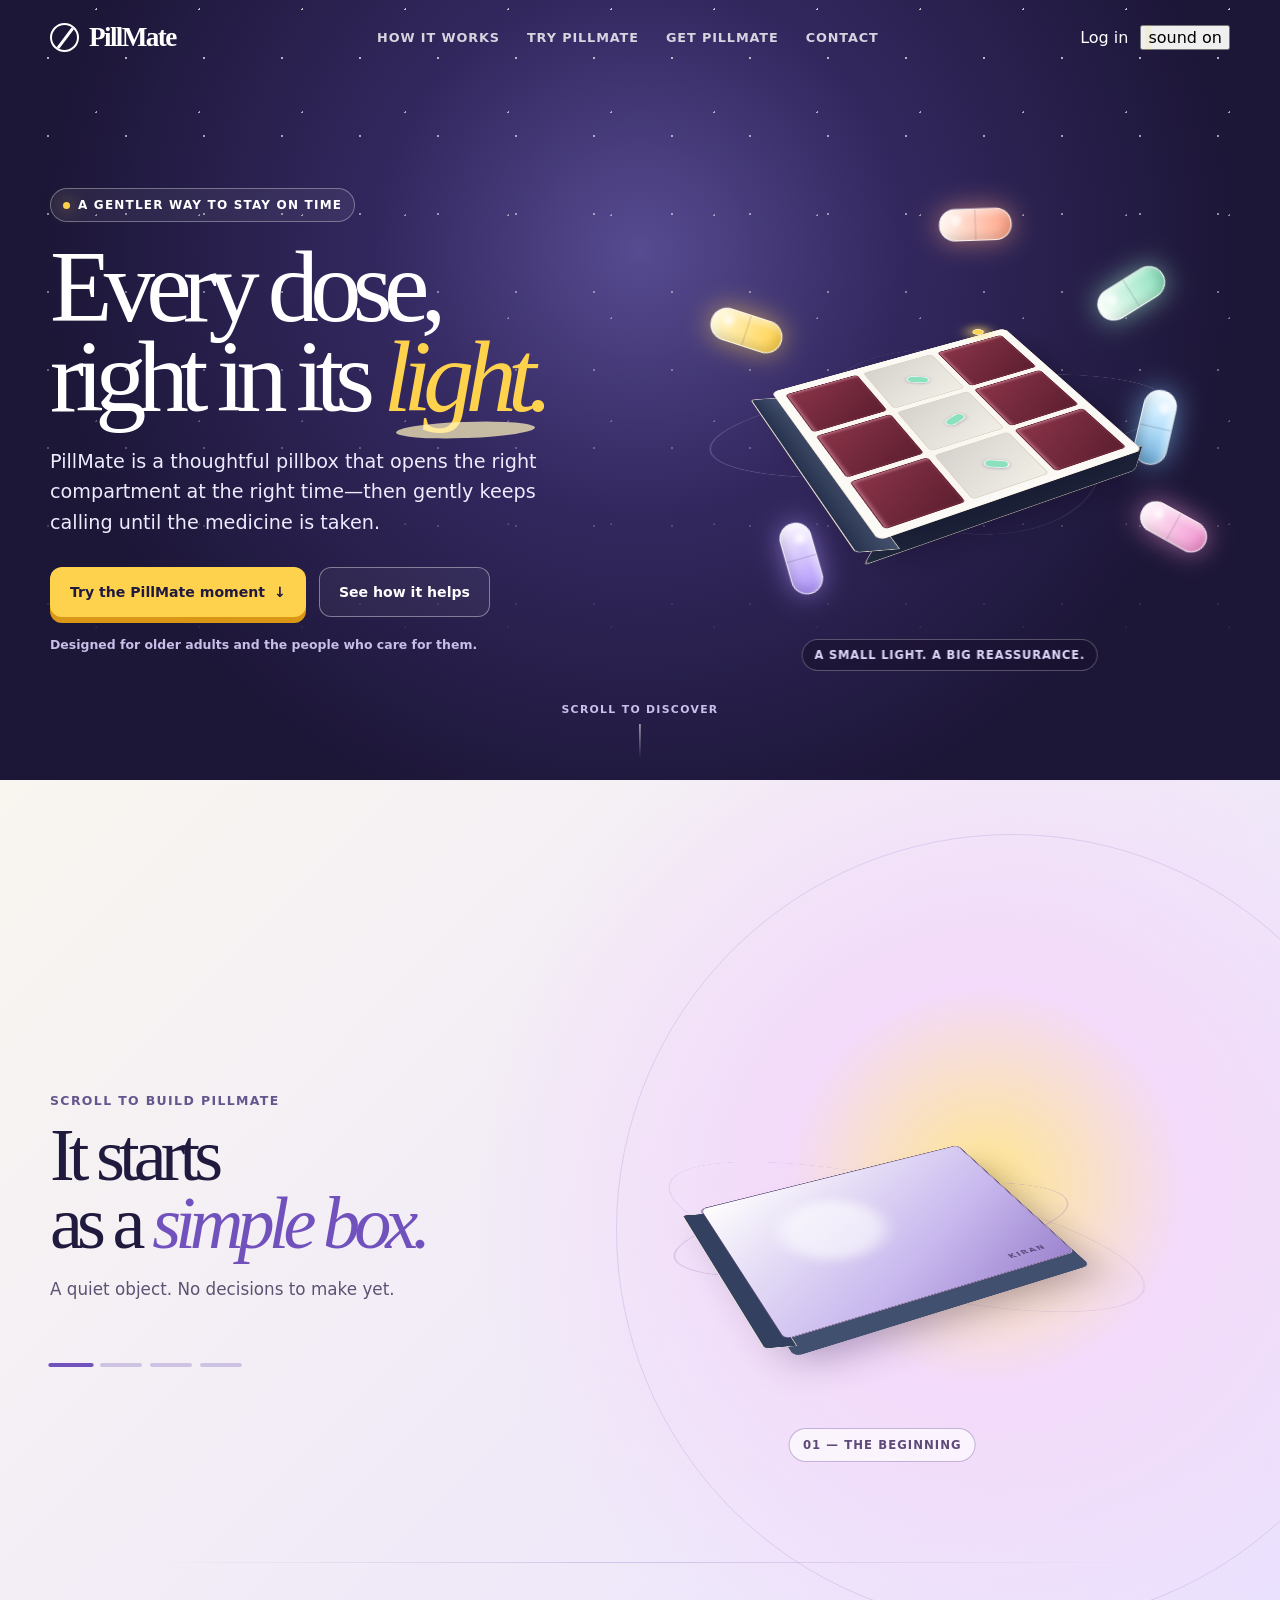
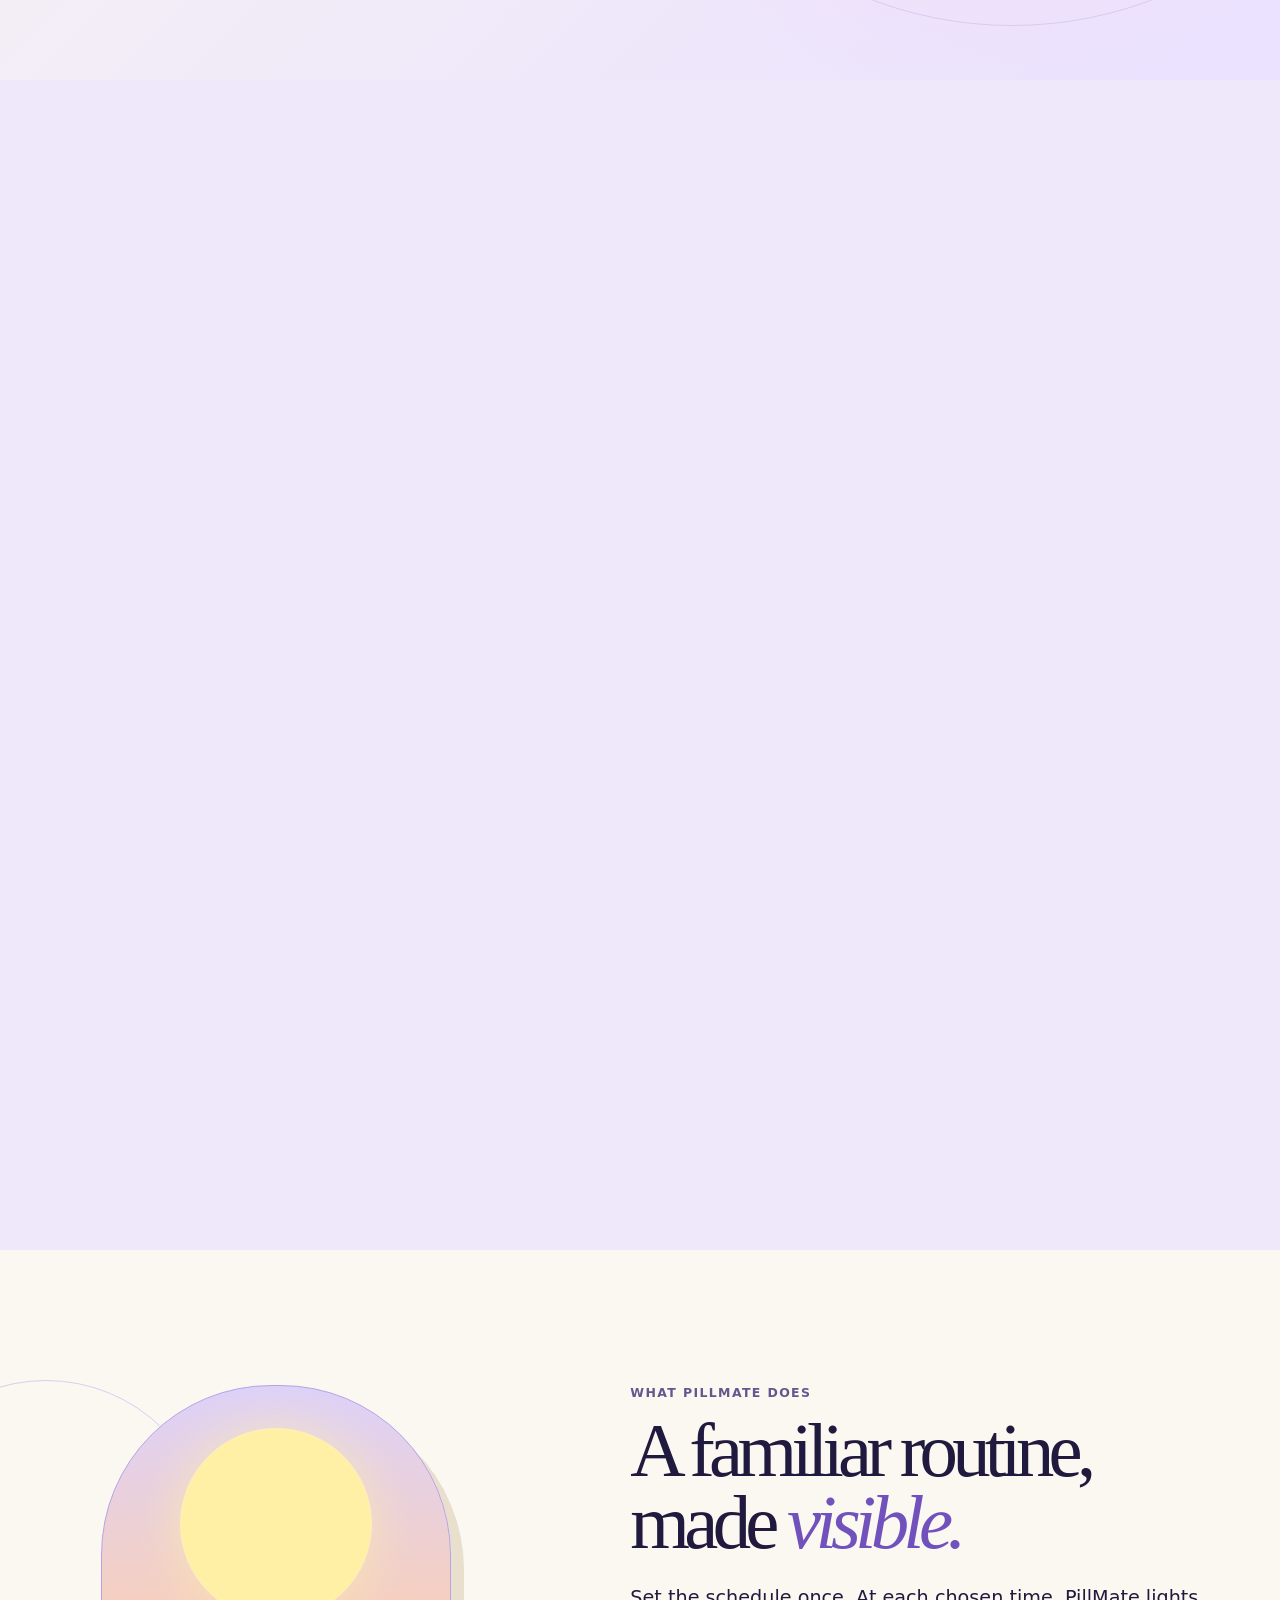
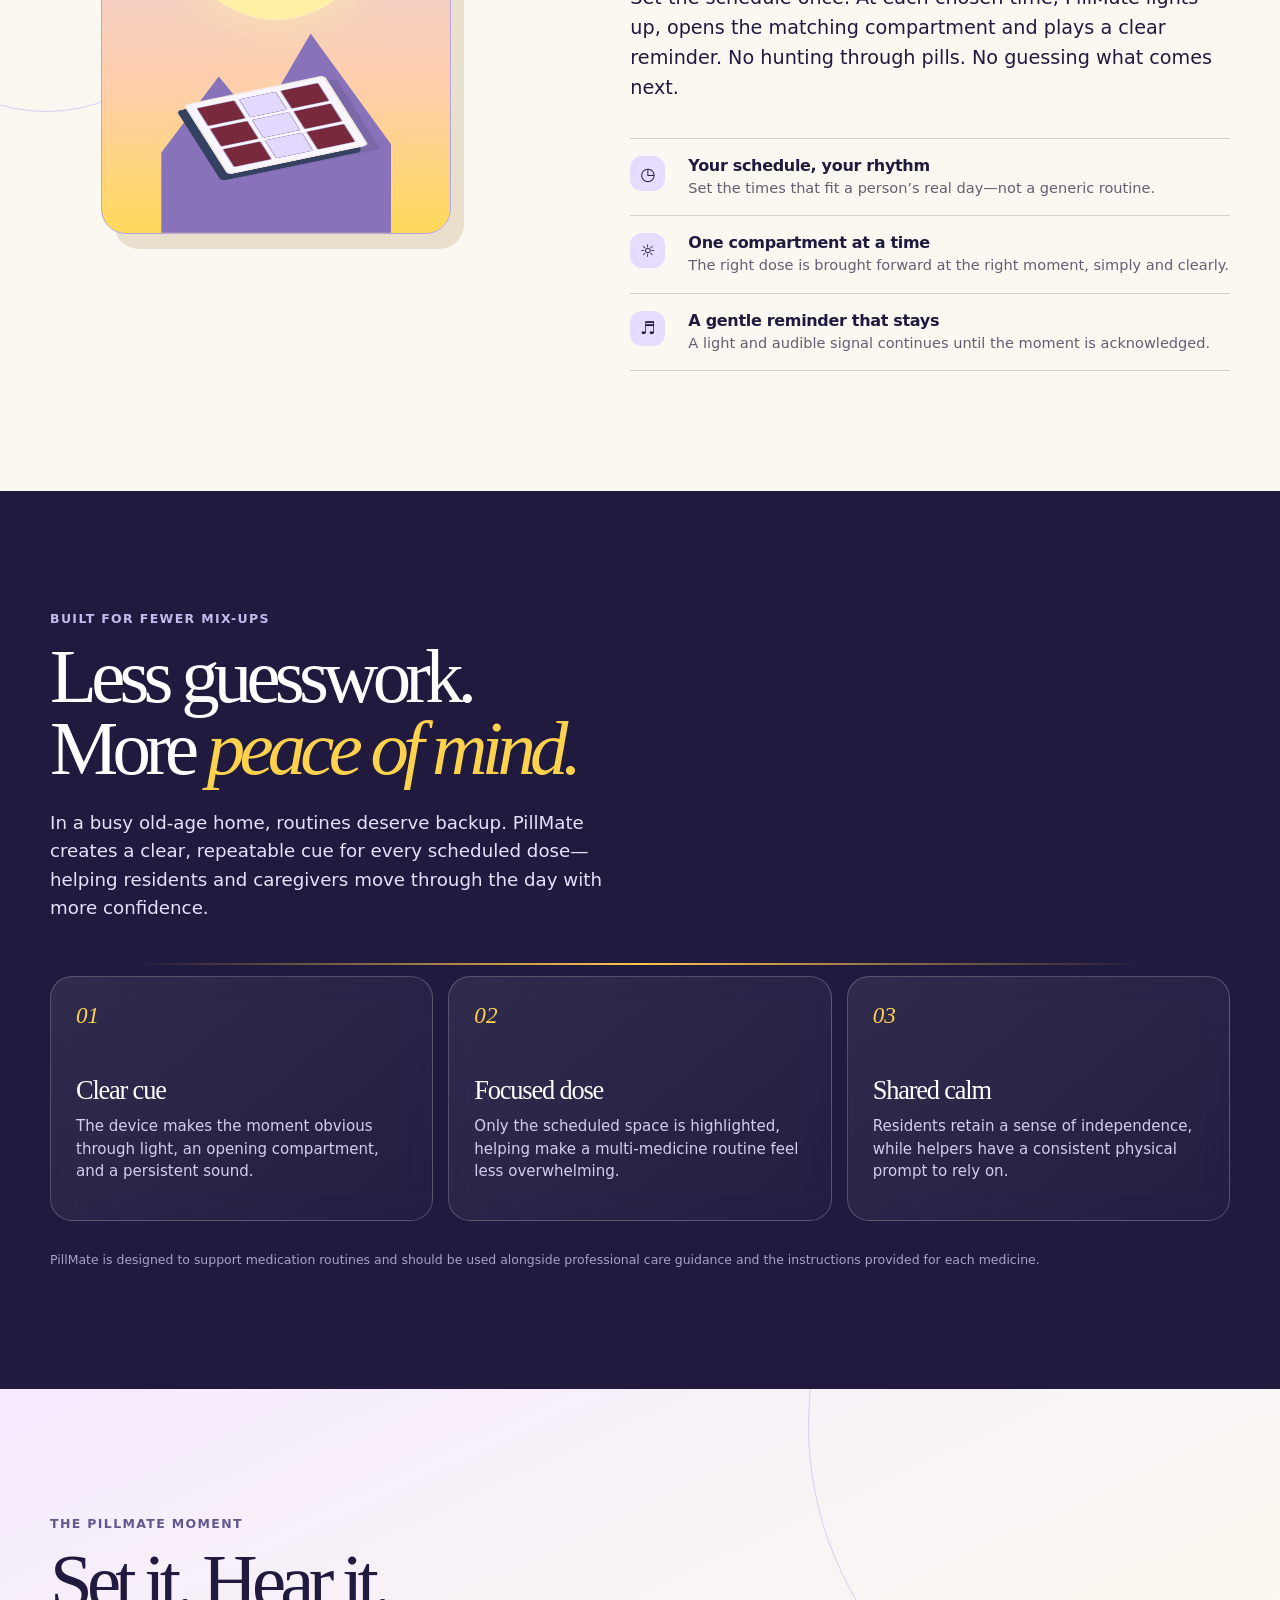
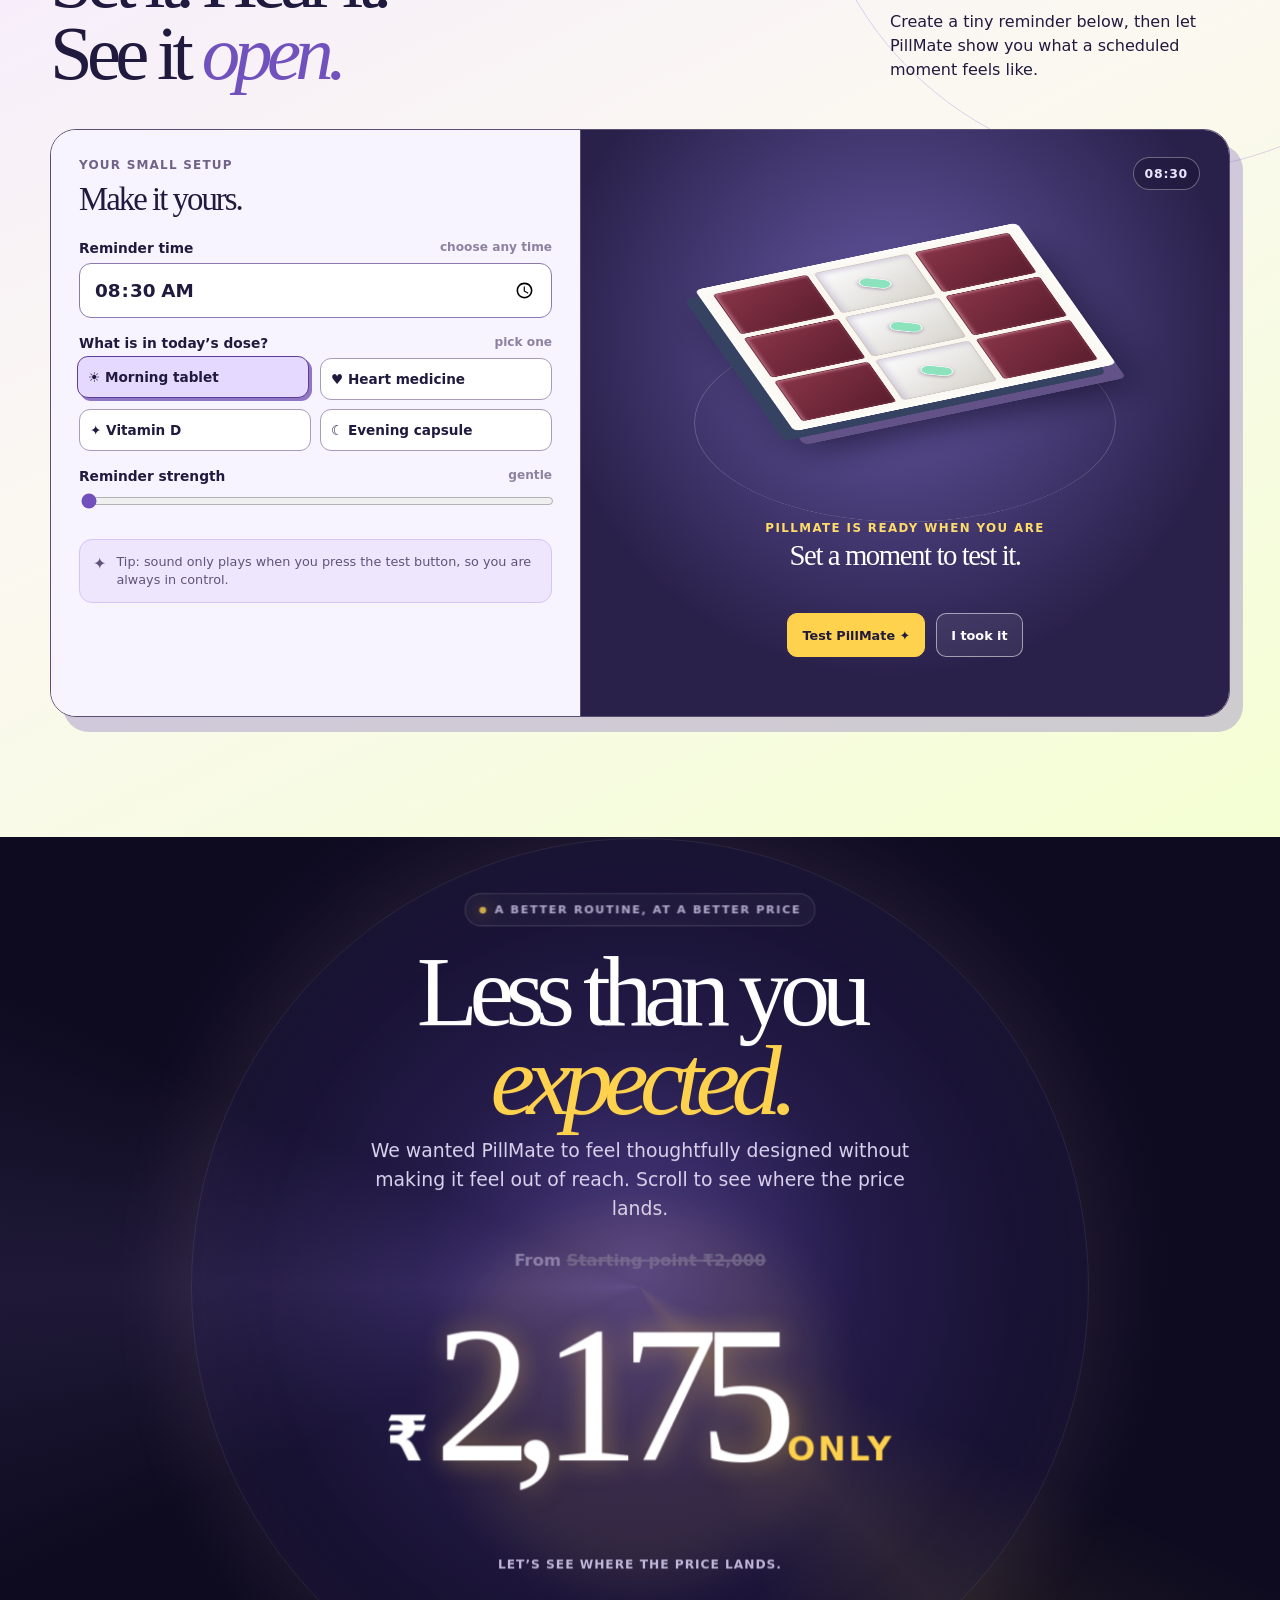
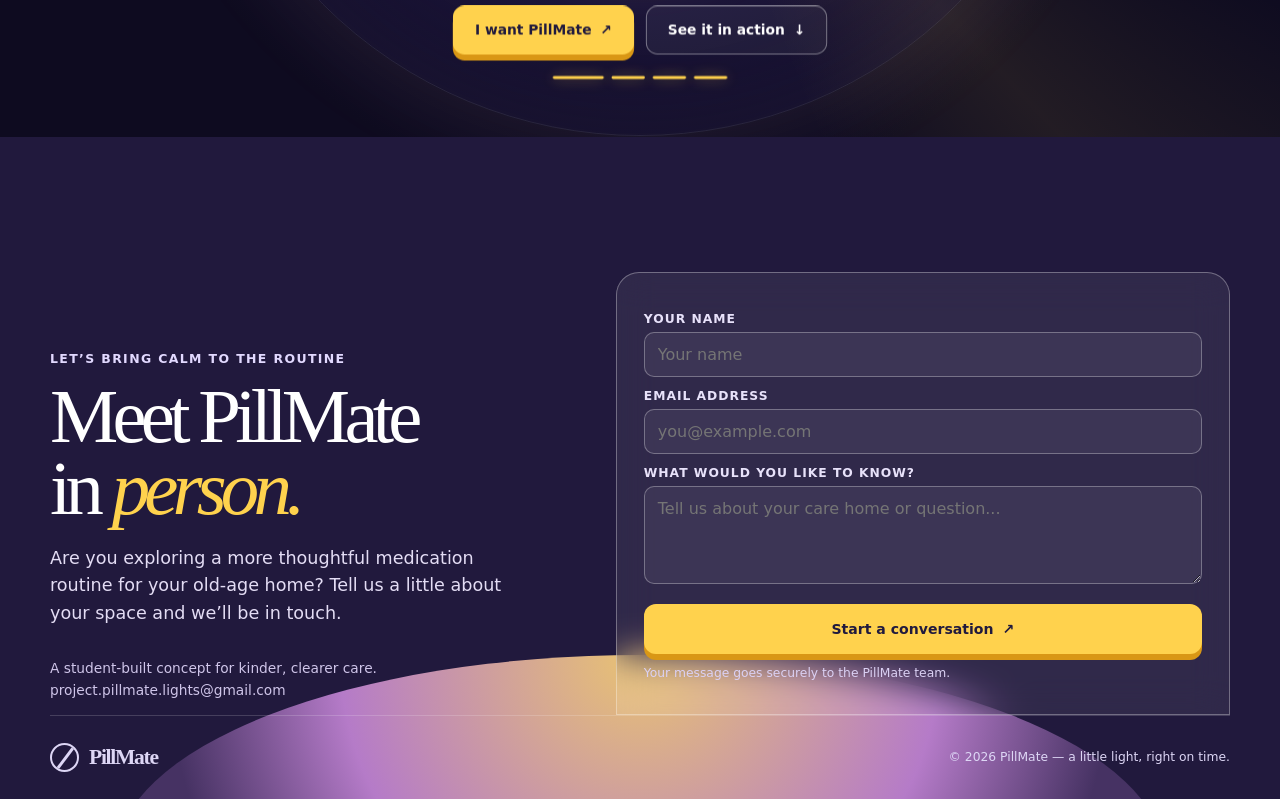
<file: index.html>
<!doctype html>
<html lang="en">
<head>
  <meta charset="UTF-8" />
  <meta name="viewport" content="width=device-width, initial-scale=1.0" />
  <meta name="theme-color" content="#1b1535" />
  <title>PillMate — light for every dose</title>
  <style>
    :root {
      --ink: #201a3e;
      --night: #1c1637;
      --paper: #fbf8f1;
      --lavender: #e7dcff;
      --lilac: #aa8cf5;
      --peach: #ffc8a6;
      --gold: #ffd24d;
      --mint: #abedce;
      --red: #fb715e;
      --line: rgba(32, 26, 62, .18);
      --serif: Georgia, "Times New Roman", serif;
      --sans: Inter, ui-sans-serif, system-ui, -apple-system, BlinkMacSystemFont, "Segoe UI", sans-serif;
    }

    * { box-sizing: border-box; }
    html { scroll-behavior: smooth; }
    body { margin: 0; min-width: 320px; color: var(--ink); background: var(--paper); font-family: var(--sans); overflow-x: hidden; }
    button, input, textarea { font: inherit; }
    button { cursor: pointer; }
    a { color: inherit; text-decoration: none; }
    .shell { width: min(1180px, calc(100% - 48px)); margin: 0 auto; }
    .access-skip { position: absolute; left: -1000px; top: 10px; z-index: 100; padding: 12px 15px; color: #fff; background: var(--ink); border-radius: 10px; }
    .access-skip:focus { left: 10px; }

    .nav-wrap { position: absolute; z-index: 20; top: 0; left: 0; width: 100%; }
    nav { display: flex; align-items: center; justify-content: space-between; gap: 24px; padding: 22px 0; color: #fff; }
    .logo { display: inline-flex; align-items: center; gap: 10px; font-family: var(--serif); font-size: 1.7rem; font-weight: 700; letter-spacing: -.06em; }
    .logo-mark { position: relative; width: 29px; height: 29px; border: 2px solid currentColor; border-radius: 50%; overflow: hidden; }
    .logo-mark::before { content: ""; position: absolute; width: 3px; height: 34px; background: currentColor; left: 12px; top: -4px; transform: rotate(37deg); }
    .nav-links { display: flex; gap: 27px; align-items: center; font-size: .8rem; font-weight: 800; letter-spacing: .07em; text-transform: uppercase; }
    .nav-links a { opacity: .8; transition: opacity .2s; }
    .nav-links a:hover { opacity: 1; }
    .nav-actions { display: flex; align-items: center; gap: 12px; }\n    .login-button { display: inline-flex; align-items: center; justify-content: center; min-height: 40px; padding: 9px 16px; border: 1px solid var(--gold); border-radius: 999px; color: var(--ink); background: var(--gold); font-size: .76rem; font-weight: 900; letter-spacing: .06em; text-transform: uppercase; transition: transform .18s, background .18s; }\n    .login-button:hover { transform: translateY(-2px); background: #ffe18a; }\n    .sound-button { display: inline-flex; gap: 7px; align-items: center; border: 1px solid #ffffff77; padding: 10px 13px; color: inherit; border-radius: 999px; background: #ffffff12; font-size: .72rem; font-weight: 800; letter-spacing: .07em; text-transform: uppercase; backdrop-filter: blur(10px); }
    .sound-dot { width: 7px; height: 7px; border-radius: 50%; background: var(--gold); box-shadow: 0 0 0 3px #ffd24d22; }

    .hero { position: relative; min-height: 780px; display: grid; place-items: center; padding: 140px 0 80px; color: #fff; overflow: hidden; background: radial-gradient(circle at 50% 32%, #574b91 0, #33285f 31%, #1c1637 72%); }
    .hero::before { content: ""; position: absolute; inset: 0; opacity: .72; background-image: radial-gradient(#fff 1px, transparent 1px), radial-gradient(#fff 1px, transparent 1px); background-size: 78px 78px, 103px 103px; background-position: 9px 19px, 45px 61px; mask-image: linear-gradient(to bottom, #000, transparent 89%); }
    .hero-grid { display: grid; grid-template-columns: 1.02fr .98fr; align-items: center; gap: 36px; position: relative; z-index: 2; }
    .kicker { display: inline-flex; gap: 8px; align-items: center; padding: 9px 12px; border: 1px solid #ffffff55; border-radius: 999px; color: #fff; background: #ffffff0f; font-size: .75rem; font-weight: 800; letter-spacing: .1em; text-transform: uppercase; }
    .kicker i { width: 7px; height: 7px; border-radius: 50%; background: var(--gold); box-shadow: 0 0 18px var(--gold); }
    h1, h2, h3, p { margin-top: 0; }
    h1 { max-width: 690px; margin: 20px 0 24px; font-family: var(--serif); font-size: clamp(3.8rem, 8vw, 7.5rem); font-weight: 500; line-height: .88; letter-spacing: -.085em; }
    h1 em { position: relative; color: var(--gold); font-style: italic; }
    h1 em::after { content: ""; position: absolute; left: 8%; bottom: -.05em; width: 86%; height: .16em; border-radius: 50%; background: #fff4bd; transform: rotate(-2deg); opacity: .72; }
    .hero-copy { max-width: 505px; font-size: clamp(1rem, 1.65vw, 1.2rem); line-height: 1.6; color: #eeebff; }
    .hero-cta { display: flex; gap: 13px; flex-wrap: wrap; margin-top: 28px; }
    .button { display: inline-flex; align-items: center; justify-content: center; gap: 9px; min-height: 50px; padding: 13px 19px; border: 1.5px solid transparent; border-radius: 12px; font-size: .88rem; font-weight: 850; transition: transform .18s, box-shadow .18s, background .18s; }
    .button:hover { transform: translateY(-3px); }
    .button.primary { color: var(--ink); background: var(--gold); box-shadow: 0 6px 0 #d99715; }
    .button.primary:hover { box-shadow: 0 3px 0 #d99715; }
    .button.ghost { color: #fff; background: #ffffff0c; border-color: #ffffff66; }
    .hero-footnote { margin: 20px 0 0; color: #c8bee8; font-size: .78rem; font-weight: 650; }

    .scene { position: relative; height: 530px; min-width: 0; perspective: 1100px; }
    .orbit { position: absolute; top: 50%; left: 50%; border: 1px solid #ffffff3f; border-radius: 50%; transform: translate(-50%, -50%) rotateX(68deg) rotateZ(-20deg); }
    .orbit.one { width: 475px; height: 235px; } .orbit.two { width: 380px; height: 187px; transform: translate(-50%, -50%) rotateX(69deg) rotateZ(48deg); }
    .orbit.three { width: 565px; height: 275px; transform: translate(-50%, -50%) rotateX(72deg) rotateZ(83deg); opacity: .46; }
    .gem { position: absolute; z-index: 1; left: 50%; top: 50%; width: 64px; height: 64px; border: 1px solid #fff8; border-radius: 23px 48px 32px 47px; background: var(--gem); box-shadow: inset 7px 7px 10px #fff5, inset -10px -8px 15px #0002, 0 0 32px var(--glow); transform: translate(-50%, -50%) translate3d(var(--x), var(--y), var(--z)) rotate(var(--r)); animation: orbitFloat var(--time) ease-in-out infinite alternate; }
    .gem::after { content: ""; position: absolute; width: 17px; height: 17px; top: 13px; left: 13px; border-radius: 50%; background: #fff9; filter: blur(2px); }
    .g1 { --gem: #ffd45c; --glow: #ffcf4d99; --x: -198px; --y: -87px; --z: 30px; --r: 18deg; --time: 4.1s; }
    .g2 { --gem: #9de8c7; --glow: #9de8c799; --x: 176px; --y: -123px; --z: 32px; --r: -32deg; --time: 4.8s; }
    .g3 { --gem: #f293d0; --glow: #f293d099; --x: 224px; --y: 107px; --z: -2px; --r: 29deg; --time: 3.9s; }
    .g4 { --gem: #ae93fa; --glow: #ae93fa99; --x: -146px; --y: 136px; --z: 20px; --r: 74deg; --time: 4.5s; }
    .g5 { --gem: #ffa385; --glow: #ffa38599; --x: 25px; --y: -193px; --z: 14px; --r: -2deg; --time: 3.5s; }
    .g6 { --gem: #81cafa; --glow: #81cafa99; --x: 194px; --y: 7px; --z: 60px; --r: 103deg; --time: 4.7s; }
    .pillbox-3d { position: absolute; z-index: 4; top: 50%; left: 50%; width: 280px; height: 263px; transform: translate(-50%, -50%) rotateX(55deg) rotateZ(-28deg); transform-style: preserve-3d; animation: boxFloat 5.2s ease-in-out infinite; }
    .pillbox-3d::before { content: ""; position: absolute; z-index: -1; left: -24px; top: 10px; width: 34px; height: 100%; border: 1px solid #f4e9d8; border-radius: 4px 0 0 4px; background: linear-gradient(90deg, #283350, #526482); transform: skewY(21deg); }
    .box-top, .box-side { position: absolute; border: 1px solid #f2e8d8; background: #faf7f0; }
    .box-top { z-index: 2; inset: 0; display: grid; grid-template-columns: repeat(3, 1fr); grid-template-rows: repeat(3, 1fr); gap: 7px; padding: 10px; border-radius: 7px; box-shadow: inset 0 0 23px #fff, 0 32px 44px #08041455; }
    .box-side { z-index: -2; left: 5px; bottom: -23px; width: 100%; height: 29px; border-radius: 0 0 5px 5px; background: #283451; filter: brightness(.8); transform: skewX(-46deg); transform-origin: top; }
    .compartment { position: relative; overflow: hidden; border: 1px solid #d9d1c4; border-radius: 4px; background: linear-gradient(150deg, #d6d3ce, #f1eee6); }
    .compartment::before { content: ""; position: absolute; width: 22px; height: 10px; top: 44%; left: 41%; border: 1px solid #fff; border-radius: 9px; background: var(--pill-color); box-shadow: 0 1px 4px #4b376855; transform: rotate(-20deg); }
    .compartment:nth-child(3n + 1), .compartment:nth-child(3n) { border-color: #672435; background: linear-gradient(145deg, #8a3348, #5d1f30); box-shadow: inset 2px 2px 4px #bd7589; }
    .compartment:nth-child(3n + 1)::before, .compartment:nth-child(3n)::before { opacity: 0; }
    .compartment:nth-child(2n)::before { transform: rotate(35deg); } .compartment:nth-child(3n + 2)::before { background: #8be1bd; }
    .box-light { position: absolute; z-index: 8; top: -13px; right: 24px; width: 13px; height: 13px; border: 1px solid #fff; border-radius: 50%; background: var(--gold); box-shadow: 0 0 15px 6px #ffdc5eaa; animation: pulse 1.5s infinite alternate; }
    .scene-caption { position: absolute; z-index: 5; bottom: 14px; left: 50%; width: max-content; transform: translateX(-50%); padding: 8px 12px; border: 1px solid #ffffff44; border-radius: 999px; color: #ded7f9; background: #19112d99; font-size: .72rem; font-weight: 800; letter-spacing: .07em; text-transform: uppercase; backdrop-filter: blur(8px); }
    .scroll-hint { position: absolute; z-index: 4; bottom: 22px; left: 50%; display: flex; flex-direction: column; align-items: center; gap: 8px; transform: translateX(-50%); color: #c9bfeb; font-size: .68rem; font-weight: 800; letter-spacing: .12em; text-transform: uppercase; }
    .scroll-hint span { width: 1px; height: 34px; background: linear-gradient(#fff, transparent); }

    .evolution { --simple-opacity: 1; --parts-opacity: 0; --grid-gap: 5px; --box-scale: .78; --box-tilt: 0deg; --slot-a: 0px; --slot-b: 0px; --slot-c: 0px; position: relative; height: 230vh; background: #efe8fb; }
    .evolution-sticky { position: sticky; top: 0; height: 100vh; display: grid; align-items: center; overflow: hidden; background: radial-gradient(circle at 77% 45%, #ffe68e 0, #f3dafa 18%, transparent 47%), linear-gradient(135deg, #f9f6f0, #e9e1ff); }
    .evolution-sticky::before { content: ""; position: absolute; width: min(67vw, 790px); height: min(67vw, 790px); right: -10%; top: 50%; border: 1px solid #967bc93b; border-radius: 50%; transform: translateY(-50%); }
    .evolution-sticky::after { content: ""; position: absolute; width: 78%; height: 1px; bottom: 13%; left: 11%; background: linear-gradient(90deg, transparent, #8d75bf50, transparent); }
    .evolution-grid { position: relative; z-index: 1; display: grid; grid-template-columns: .78fr 1.22fr; gap: 40px; align-items: center; }
    .evolution-copy { max-width: 445px; }
    .evolution-copy h2 { margin: 14px 0 20px; font-family: var(--serif); font-size: clamp(3rem, 5.8vw, 5.8rem); font-weight: 500; line-height: .91; letter-spacing: -.08em; }
    .evolution-copy h2 em { color: #7152bd; font-style: italic; }
    .evolution-copy p { max-width: 390px; min-height: 53px; margin: 0; color: #5d5273; font-size: 1.05rem; line-height: 1.52; }
    .evolution-meter { display: flex; gap: 8px; margin-top: 33px; }
    .evolution-meter span { width: 42px; height: 4px; border-radius: 99px; background: #cfc3e4; transition: background .3s, transform .3s; }
    .evolution-meter span.on { background: #7152bd; transform: scaleX(1.08); }
    .evolution-figure { position: relative; height: 540px; perspective: 1100px; }
    .evolution-aura { position: absolute; top: 49%; left: 50%; width: 420px; height: 190px; border: 1px solid #8d72bc66; border-radius: 50%; transform: translate(-50%, -50%) rotateX(67deg) rotateZ(-24deg); }
    .evolution-aura.two { width: 550px; height: 244px; opacity: .5; transform: translate(-50%, -50%) rotateX(67deg) rotateZ(36deg); }
    .evolution-box { position: absolute; z-index: 2; top: 50%; left: 50%; width: min(390px, 76vw); height: 300px; padding: 14px; display: grid; grid-template-columns: repeat(3, 1fr); grid-template-rows: repeat(3, 1fr); gap: var(--grid-gap); border: 1.5px solid #675382; border-radius: 9px; background: #faf7f0; box-shadow: inset 0 0 38px #ffffff, 0 31px 0 #41506e, 0 49px 55px #2e1c4b55; transform: translate(-50%, -50%) rotateX(56deg) rotateZ(calc(-26deg + var(--box-tilt))) scale(var(--box-scale)); transform-style: preserve-3d; will-change: transform; }
    .evolution-box::before { content: ""; position: absolute; z-index: -1; left: -26px; top: 9px; width: 33px; height: 100%; border: 1px solid #e9e1d2; border-radius: 5px 0 0 5px; background: #33405f; transform: skewY(18deg); transform-origin: top; }
    .evolution-solid { position: absolute; z-index: 5; inset: 0; overflow: hidden; border: 1px solid #675382; border-radius: 9px; background: linear-gradient(145deg, #fffefd, #c8b8ee 65%, #9d85cf); opacity: var(--simple-opacity); pointer-events: none; }
    .evolution-solid::before { content: ""; position: absolute; width: 35%; aspect-ratio: 1; top: 17%; left: 18%; border-radius: 50%; background: #ffffff95; filter: blur(11px); }
    .evolution-solid::after { content: "KIRAN"; position: absolute; right: 25px; bottom: 19px; color: #5f4e81; font-size: .74rem; font-weight: 900; letter-spacing: .18em; }
    .evolution-slot { position: relative; overflow: hidden; border: 1px solid #d8cfbf; border-radius: 4px; background: linear-gradient(145deg, #fff, #d9d7d0); box-shadow: inset 3px 3px 8px #9e8fbc66; opacity: var(--parts-opacity); transition: box-shadow .14s; }
    .evolution-slot:nth-child(1), .evolution-slot:nth-child(5), .evolution-slot:nth-child(9) { transform: translateY(var(--slot-a)); }
    .evolution-slot:nth-child(2), .evolution-slot:nth-child(4), .evolution-slot:nth-child(8) { transform: translateY(var(--slot-b)); }
    .evolution-slot:nth-child(3), .evolution-slot:nth-child(6), .evolution-slot:nth-child(7) { transform: translateY(var(--slot-c)); }
    .evolution-slot::before { content: ""; position: absolute; width: 37px; height: 17px; top: 50%; left: 50%; border: 1px solid #fff; border-radius: 13px; background: #fa907e; box-shadow: 0 3px 6px #39264c55; transform: translate(-50%, -50%) rotate(-22deg); }
    .evolution-slot:nth-child(3n + 1), .evolution-slot:nth-child(3n) { border-color: #682638; background: linear-gradient(145deg, #893448, #5b1e2e); box-shadow: inset 2px 2px 5px #bd7488; }
    .evolution-slot:nth-child(3n + 1)::before, .evolution-slot:nth-child(3n)::before { opacity: 0; }
    .evolution-slot:nth-child(2)::before, .evolution-slot:nth-child(5)::before, .evolution-slot:nth-child(8)::before { background: #99e6c4; transform: translate(-50%, -50%) rotate(31deg); }
    .evolution-slot.final { box-shadow: inset 0 0 19px #fff7bf, 0 0 31px #ffcf4d; }
    .evolution-light { position: absolute; z-index: 7; top: -16px; right: 31px; width: 15px; height: 15px; border: 1px solid #fff; border-radius: 50%; background: #ffd550; box-shadow: 0 0 22px 8px #ffdc6599; opacity: var(--parts-opacity); }
    .evolution-tag { position: absolute; z-index: 5; bottom: 38px; left: 50%; padding: 9px 13px; border: 1px solid #8067ac77; border-radius: 999px; color: #5d4a78; background: #ffffffa6; font-size: .73rem; font-weight: 900; letter-spacing: .09em; text-transform: uppercase; transform: translateX(-50%); white-space: nowrap; }

    .intro { position: relative; padding: 135px 0 120px; background: var(--paper); overflow: hidden; }
    .intro::before { content: ""; position: absolute; z-index: 0; left: -120px; top: 130px; width: 330px; height: 330px; border: 1px solid var(--lilac); border-radius: 50%; opacity: .4; }
    .eyebrow { color: #65568e; font-size: .78rem; font-weight: 900; letter-spacing: .11em; text-transform: uppercase; }
    .intro-grid { position: relative; z-index: 1; display: grid; grid-template-columns: .86fr 1.14fr; align-items: start; gap: 10vw; }
    .intro h2, .error h2, .demo-heading h2, .contact h2 { max-width: 700px; margin: 15px 0 24px; font-family: var(--serif); font-size: clamp(2.9rem, 6vw, 5.5rem); font-weight: 500; line-height: .94; letter-spacing: -.075em; }
    .intro h2 em, .error h2 em, .demo-heading h2 em, .contact h2 em { color: #7152bd; font-style: italic; }
    .intro-copy { max-width: 600px; margin: 0 0 36px; font-size: clamp(1.08rem, 1.5vw, 1.34rem); line-height: 1.55; }
    .promise-list { display: grid; gap: 0; border-top: 1px solid var(--line); }
    .promise { display: grid; grid-template-columns: 46px 1fr; gap: 12px; padding: 17px 0; border-bottom: 1px solid var(--line); }
    .promise-icon { width: 35px; height: 35px; display: grid; place-items: center; border-radius: 12px; background: var(--lavender); font-size: 1.1rem; }
    .promise strong { display: block; margin-bottom: 2px; font-size: 1rem; letter-spacing: -.02em; }
    .promise span { color: #635e72; font-size: .91rem; line-height: 1.45; }
    .sun-window { position: relative; width: min(100%, 350px); aspect-ratio: .78; margin: 0 auto; overflow: hidden; border: 1px solid #b6a3e6; border-radius: 170px 170px 25px 25px; background: linear-gradient(180deg, #ddd1fa 0%, #ffcfaa 68%, #ffd95b 100%); box-shadow: 13px 15px 0 #e8dfcd; }
    .sun-window::before { content: ""; position: absolute; width: 190px; height: 190px; top: 42px; left: 50%; border: 1px solid #fdedc2; border-radius: 50%; background: #fff0a6; box-shadow: 0 0 50px #fff0a6aa; transform: translateX(-50%); }
    .sun-window::after { content: ""; position: absolute; left: 17%; right: 17%; bottom: 0; height: 46%; border-radius: 100% 100% 0 0; background: #8873ba; clip-path: polygon(0 61%, 25% 24%, 42% 47%, 65% 3%, 100% 57%, 100% 100%, 0 100%); }
    .mini-box { position: absolute; z-index: 2; left: 50%; bottom: 43px; width: 150px; height: 130px; padding: 8px; display: grid; grid-template-columns: repeat(3, 1fr); grid-template-rows: repeat(3, 1fr); gap: 4px; border: 2px solid #f2eadd; border-radius: 5px; background: #f9f5ff; box-shadow: -10px 8px 0 #344161, 9px 10px 0 #58497944; transform: translateX(-50%) rotateX(55deg) rotateZ(-20deg); }
    .mini-box span { border: 1px solid #aa9ecb; border-radius: 2px; background: #e3d9ff; } .mini-box span:nth-child(3n + 1), .mini-box span:nth-child(3n) { background: #79293c; }

    .error { padding: 120px 0; color: #fff; background: #201a3e; overflow: hidden; }
    .error .eyebrow { color: #c6b9ef; }
    .error h2 { max-width: 790px; }
    .error h2 em { color: var(--gold); }
    .error-lead { max-width: 600px; color: #e8e1fb; font-size: 1.14rem; line-height: 1.55; }
    .guard-rail { position: relative; display: grid; grid-template-columns: repeat(3, 1fr); gap: 15px; margin-top: 54px; }
    .guard-rail::before { content: ""; position: absolute; z-index: 0; top: -13px; left: 7%; right: 7%; height: 2px; background: linear-gradient(90deg, transparent, #ffc74e, transparent); }
    .rail-card { position: relative; z-index: 1; min-height: 245px; padding: 25px; border: 1px solid #ffffff38; border-radius: 22px; background: linear-gradient(140deg, #ffffff14, #ffffff04); backdrop-filter: blur(12px); transition: transform .35s, background .35s; }
    .rail-card:hover { background: #ffffff1c; transform: translateY(-9px); }
    .rail-num { color: var(--gold); font-family: var(--serif); font-size: 1.45rem; font-style: italic; }
    .rail-card h3 { margin: 46px 0 9px; font-family: var(--serif); font-size: 1.65rem; font-weight: 500; letter-spacing: -.045em; }
    .rail-card p { margin: 0; color: #d4cef0; line-height: 1.5; font-size: .94rem; }
    .not-a-promise { margin: 30px 0 0; color: #aaa0cc; font-size: .78rem; line-height: 1.45; }

    .demo { position: relative; padding: 127px 0 120px; overflow: hidden; background: linear-gradient(155deg, #f5eafe, #fbf8f1 46%, #f4ffd3); }
    .demo::before { content: ""; position: absolute; width: 690px; height: 690px; top: -310px; right: -220px; border: 1px solid #8e71dd; border-radius: 50%; opacity: .3; }
    .demo-heading { position: relative; z-index: 1; display: flex; justify-content: space-between; gap: 35px; align-items: end; margin-bottom: 38px; }
    .demo-heading h2 { margin-bottom: 0; }
    .demo-heading p { max-width: 340px; margin: 0 0 8px; font-size: 1rem; line-height: 1.52; }
    .demo-shell { position: relative; z-index: 1; display: grid; grid-template-columns: .9fr 1.1fr; min-height: 588px; overflow: hidden; border: 1.5px solid #5b4e72; border-radius: 26px; background: #fffef9; box-shadow: 13px 15px 0 #7e67ba55; }
    .customizer { padding: 28px; border-right: 1.5px solid #5b4e72; background: #f8f4ff; }
    .step-label { color: #716388; font-size: .75rem; font-weight: 900; letter-spacing: .1em; text-transform: uppercase; }
    .customizer h3 { margin: 9px 0 22px; font-family: var(--serif); font-size: 2.05rem; font-weight: 500; letter-spacing: -.06em; }
    .field { margin: 17px 0; }
    .field label { display: flex; justify-content: space-between; gap: 12px; margin-bottom: 7px; font-size: .86rem; font-weight: 800; }
    .field span { color: #8d82a0; font-size: .76rem; font-weight: 700; }
    .time-input { width: 100%; padding: 14px; color: var(--ink); border: 1.5px solid #8c79ad; border-radius: 12px; background: #fff; font-size: 1.15rem; font-weight: 800; }
    .pill-options { display: grid; grid-template-columns: 1fr 1fr; gap: 9px; }
    .pill-option { padding: 12px 10px; border: 1.5px solid #a99bbe; border-radius: 11px; color: var(--ink); background: #fff; font-size: .85rem; font-weight: 800; text-align: left; transition: .18s; }
    .pill-option:hover, .pill-option.active { border-color: #5c3e9a; background: #e6d9ff; box-shadow: 3px 3px 0 #9076c5; transform: translate(-2px, -2px); }
    .slider { width: 100%; accent-color: #7150bd; }
    .hint-card { display: flex; gap: 10px; margin-top: 26px; padding: 13px; border: 1px solid #d5c4f6; border-radius: 13px; color: #62537c; background: #ede6fc; font-size: .8rem; line-height: 1.4; }
    .hint-card b { font-size: 1rem; }
    .simulator { position: relative; display: flex; flex-direction: column; align-items: center; justify-content: center; min-height: 490px; padding: 32px; overflow: hidden; color: #fff; background: radial-gradient(circle at 48% 35%, #6658a4, #2a214b 67%); }
    .simulator::before { content: ""; position: absolute; width: 420px; height: 420px; border: 1px solid #ffffff33; border-radius: 50%; transform: rotateX(62deg); }
    .sim-time { position: absolute; z-index: 7; top: 27px; right: 29px; padding: 8px 11px; border: 1px solid #ffffff55; border-radius: 99px; color: #ebe6ff; background: #170f2d66; font-size: .78rem; font-weight: 850; letter-spacing: .06em; }
    .demo-box { position: relative; z-index: 3; width: min(345px, 77vw); height: 278px; display: grid; grid-template-columns: repeat(3, 1fr); grid-template-rows: repeat(3, 1fr); gap: 7px; padding: 12px; border: 2px solid #fff9; border-radius: 7px; background: #faf7f0; box-shadow: -16px 13px 0 #354261, inset 0 0 25px #fff, 0 27px 0 #625287, 0 43px 53px #03001288; transform: rotateX(57deg) rotateZ(-21deg); transform-style: preserve-3d; transition: transform .65s cubic-bezier(.2,.8,.2,1); }
    .demo-box.alarm { animation: buzz .13s linear 12; }
    .demo-box .slot { position: relative; overflow: hidden; border: 1px solid #cbc3b7; border-radius: 4px; background: linear-gradient(150deg, #fdfdff, #d7d4cd); box-shadow: inset 3px 3px 8px #9a87ba66; transition: background .35s, box-shadow .35s, transform .4s; }
    .demo-box .slot::before { content: ""; position: absolute; width: 31px; height: 15px; top: 50%; left: 50%; border: 1px solid #fff; border-radius: 12px; background: #ff907c; box-shadow: 0 2px 5px #48335e66; transform: translate(-50%, -50%) rotate(-22deg); transition: opacity .45s, transform .45s; }
    .demo-box .slot:nth-child(3n + 1), .demo-box .slot:nth-child(3n) { border-color: #682638; background: linear-gradient(145deg, #893448, #5b1e2e); box-shadow: inset 2px 2px 5px #bd7488; }
    .demo-box .slot:nth-child(3n + 1)::before, .demo-box .slot:nth-child(3n)::before { opacity: 0; }
    .demo-box .slot:nth-child(2)::before, .demo-box .slot:nth-child(5)::before, .demo-box .slot:nth-child(8)::before { background: #8ce2bd; transform: translate(-50%, -50%) rotate(32deg); }
    .demo-box .slot.active { background: linear-gradient(150deg, #fffef3, #ffe578); box-shadow: inset 0 0 16px #fff4bd, 0 0 28px #ffd453; transform: translateY(-4px); }
    .demo-box .slot.open { background: #51476f; transform: translateY(-22px) rotateX(18deg); box-shadow: 0 14px 0 #8374a1, 0 23px 30px #0e092255; }
    .demo-box .slot.open::before { opacity: 0; transform: translate(-50%, 12px) rotate(-22deg); }
    .alarm-copy { position: relative; z-index: 4; min-height: 75px; margin-top: 55px; text-align: center; }
    .alarm-copy .status { display: block; color: #fedb68; font-size: .74rem; font-weight: 900; letter-spacing: .12em; text-transform: uppercase; }
    .alarm-copy strong { display: block; margin-top: 4px; font-family: var(--serif); font-size: 1.8rem; font-weight: 500; letter-spacing: -.05em; }
    .sim-buttons { position: relative; z-index: 5; display: flex; gap: 11px; margin-top: 17px; }
    .sim-buttons button { min-height: 44px; padding: 10px 14px; border: 1px solid #fff8; border-radius: 10px; color: #fff; background: #ffffff12; font-size: .8rem; font-weight: 900; }
    .sim-buttons .take { color: var(--ink); background: var(--gold); border-color: var(--gold); }
    .sim-buttons button:hover { transform: translateY(-2px); }
    .wave { position: absolute; z-index: 2; width: 140px; height: 140px; border: 1px solid #ffd45a; border-radius: 50%; opacity: 0; }
    .simulator.ringing .wave { animation: wave 1.2s ease-out infinite; }
    .simulator.ringing .wave.w2 { animation-delay: .4s; }
    .simulator.ringing .wave.w3 { animation-delay: .8s; }

    .contact { position: relative; padding: 135px 0 0; overflow: hidden; color: #fff; background: #21193d; }
    .contact::before { content: ""; position: absolute; width: 1050px; height: 410px; bottom: -266px; left: 50%; border-radius: 50% 50% 0 0; background: radial-gradient(circle at 50% 0%, #e9c372, #b57bc8 45%, #463263 71%); transform: translateX(-50%); }
    .contact-grid { position: relative; z-index: 2; display: grid; grid-template-columns: .86fr 1.14fr; gap: 8vw; align-items: end; }
    .contact .eyebrow { color: #e2d9ff; }
    .contact h2 { margin-bottom: 20px; }
    .contact h2 em { color: var(--gold); }
    .contact-lead { max-width: 470px; color: #e3dcf4; font-size: 1.1rem; line-height: 1.55; }
    .contact-details { margin-top: 30px; color: #cfc5e9; font-size: .86rem; line-height: 1.6; }
    .contact-form { padding: 27px; border: 1px solid #ffffff52; border-radius: 23px 23px 0 0; background: #ffffff12; backdrop-filter: blur(18px); }
    .contact-form label { display: block; margin: 12px 0 6px; color: #e8e2fa; font-size: .77rem; font-weight: 900; letter-spacing: .08em; text-transform: uppercase; }
    .contact-form input, .contact-form textarea { width: 100%; padding: 12px 13px; outline: 0; border: 1px solid #ffffff4d; border-radius: 10px; color: #fff; background: #ffffff10; }
    .contact-form input:focus, .contact-form textarea:focus { border-color: var(--gold); box-shadow: 0 0 0 3px #ffd24d22; }
    .contact-form textarea { min-height: 98px; resize: vertical; }
    .contact-form .button { margin-top: 16px; width: 100%; }
    .form-note { min-height: 22px; margin: 11px 0 0; color: #dbd1f4; font-size: .77rem; line-height: 1.4; }
    .footer { position: relative; z-index: 2; display: flex; justify-content: space-between; align-items: center; gap: 20px; padding: 27px 0; border-top: 1px solid #ffffff2b; color: #ddd6f5; font-size: .77rem; }
    .footer .logo { font-size: 1.35rem; }
    .scroll-in { opacity: 0; transform: translateY(28px); transition: opacity .75s ease, transform .75s cubic-bezier(.2,.7,.2,1); }
    .scroll-in.show { opacity: 1; transform: none; }
    @keyframes orbitFloat { to { margin-top: -16px; transform: translate(-50%, -50%) translate3d(var(--x), var(--y), var(--z)) rotate(calc(var(--r) + 24deg)); } }
    @keyframes boxFloat { 50% { transform: translate(-50%, -53%) rotateX(58deg) rotateZ(-20deg); } }
    @keyframes pulse { to { box-shadow: 0 0 22px 9px #ffdc5e; } }
    @keyframes buzz { 25% { transform: rotateX(57deg) rotateZ(-22deg) translateX(-7px); } 75% { transform: rotateX(57deg) rotateZ(-19deg) translateX(7px); } }
    @keyframes wave { 0% { opacity: .8; transform: scale(.4); } 100% { opacity: 0; transform: scale(2.9); } }

    /* Commercial reveal */
    .commercial { position: relative; min-height: 100vh; overflow: hidden; color: #fff; background: #0e0b20; }
    .commercial-sticky { position: sticky; top: 0; height: 100vh; min-height: 650px; display: grid; place-items: center; overflow: hidden; background:
      radial-gradient(circle at 50% 48%, #4c3b86 0, #241b49 28%, #0e0b20 67%); }
    .commercial-sticky::before { content:""; position:absolute; inset:-30%;
      background: conic-gradient(from 0deg, transparent 0 32%, #ffd24d16 38%, transparent 44% 68%, #aa8cf51c 75%, transparent 82%);
      animation: commercialSpin 22s linear infinite; }
    .commercial-sticky::after { content:""; position:absolute; width:70vw; height:70vw; max-width:900px; max-height:900px;
      border:1px solid #ffffff18; border-radius:50%; box-shadow:0 0 100px #ffd24d12, inset 0 0 100px #aa8cf512; }
    .commercial-grid { position:relative; z-index:2; width:min(1000px, calc(100% - 48px)); text-align:center; }
    .commercial-kicker { display:inline-flex; align-items:center; gap:9px; padding:9px 14px; border:1px solid #ffffff35;
      border-radius:999px; color:#ddd5f6; background:#ffffff0b; font-size:.72rem; font-weight:900; letter-spacing:.14em; text-transform:uppercase; backdrop-filter:blur(10px); }
    .commercial-kicker i { width:7px; height:7px; border-radius:50%; background:var(--gold); box-shadow:0 0 18px var(--gold); }
    .commercial h2 { margin:22px auto 12px; max-width:850px; font-family:var(--serif); font-size:clamp(3.2rem, 8vw, 7.6rem);
      font-weight:500; line-height:.88; letter-spacing:-.085em; }
    .commercial h2 em { color:var(--gold); font-style:italic; }
    .commercial-lead { max-width:600px; margin:0 auto; color:#d9d2ed; font-size:clamp(1rem, 1.7vw, 1.2rem); line-height:1.55; }
    .price-stage { position:relative; height:330px; display:grid; place-items:center; margin:10px auto 0; }
    .price-glow { position:absolute; width:330px; height:330px; border-radius:50%; background:#ffd24d16; filter:blur(20px); transform:scale(.5); transition:transform .9s, opacity .9s; }
    .price-old { position:absolute; top:17px; color:#a9a0c3; font-size:1.05rem; font-weight:800; opacity:0; transform:translateY(15px); transition:opacity .5s, transform .5s; }
    .price-old span { text-decoration:line-through; text-decoration-thickness:2px; }
    .price-now { position:relative; display:flex; align-items:baseline; justify-content:center; gap:8px; font-family:var(--serif);
      font-size:clamp(6rem, 18vw, 12.5rem); line-height:.8; letter-spacing:-.1em; opacity:.12; transform:scale(.76) translateY(22px);
      filter:blur(7px); transition:opacity .75s, transform 1s cubic-bezier(.15,.8,.15,1), filter .75s; }
    .price-now .currency { font-family:var(--sans); font-size:.32em; font-weight:900; letter-spacing:-.04em; }
    .price-now .digits { color:#fff; text-shadow:0 0 45px #ffd24d55; }
    .price-now .unit { margin-left:2px; color:#ffd24d; font-family:var(--sans); font-size:.17em; font-weight:900; letter-spacing:.08em; text-transform:uppercase; }
    .price-copy { min-height:32px; color:#bfb6d9; font-size:.78rem; font-weight:800; letter-spacing:.08em; text-transform:uppercase; opacity:0; transform:translateY(8px); transition:.5s; }
    .price-copy strong { color:#ffd24d; }
    .commercial-actions { display:flex; justify-content:center; gap:12px; flex-wrap:wrap; margin-top:18px; opacity:0; transform:translateY(18px); transition:.6s; }
    .commercial-actions .button { min-width:185px; }
    .commercial-progress { display:flex; justify-content:center; gap:8px; margin-top:22px; }
    .commercial-progress span { width:34px; height:3px; border-radius:99px; background:#ffffff2b; transition:.4s; }
    .commercial-progress span.on { width:52px; background:var(--gold); box-shadow:0 0 15px #ffd24d77; }
    .commercial[data-stage="1"] .price-old,
    .commercial[data-stage="2"] .price-old,
    .commercial[data-stage="3"] .price-old,
    .commercial[data-stage="4"] .price-old { opacity:1; transform:none; }
    .commercial[data-stage="1"] .price-old span::after { content:""; }
    .commercial[data-stage="2"] .price-old span { color:#827994; }
    .commercial[data-stage="3"] .price-old span { color:#827994; }
    .commercial[data-stage="4"] .price-old span { color:#827994; }

    .commercial[data-stage="4"] .price-glow { opacity:1; transform:scale(1.15); animation:pricePulse 1.8s ease-in-out infinite; }
    .commercial[data-stage="4"] .price-copy,
    .commercial[data-stage="4"] .commercial-actions { opacity:1; transform:none; }
    @keyframes commercialSpin { to { transform:rotate(360deg); } }
    @keyframes pricePulse { 50% { opacity:.65; transform:scale(1.28); } }
    @media (max-width:820px) {
      .commercial { min-height:100vh; }
      .commercial-sticky { min-height:680px; }
      .commercial-grid { width:min(100% - 30px, 650px); }
      .price-stage { height:285px; }
      .price-glow { width:260px; height:260px; }
    }
    @media (prefers-reduced-motion: reduce) {
      .commercial-sticky::before { animation:none; }
      .commercial[data-stage="4"] .price-glow { animation:none; }
    }


    .commercial-sticky { cursor: default; }

    /* Cinematic price flash system */
    .price-stage::before,
    .price-stage::after {
      content: "";
      position: absolute;
      z-index: 2;
      left: 50%;
      top: 50%;
      width: 4px;
      height: 480px;
      pointer-events: none;
      opacity: 0;
      background: linear-gradient(to bottom, transparent, #fff8d8 42%, #ffd24d 50%, transparent 58%);
      filter: blur(3px);
      transform: translate(-50%, -50%) rotate(68deg) scaleY(.2);
      mix-blend-mode: screen;
    }

    .price-stage::after {
      transform: translate(-50%, -50%) rotate(-68deg) scaleY(.2);
      background: linear-gradient(to bottom, transparent, #fff 42%, #ffd24d 50%, transparent 58%);
    }

    .price-flare {
      position: absolute;
      z-index: 5;
      left: 50%;
      top: 50%;
      width: 22px;
      height: 22px;
      border-radius: 50%;
      pointer-events: none;
      opacity: 0;
      background: #fff;
      box-shadow:
        0 0 12px 5px #fff,
        0 0 35px 15px #ffd24d,
        0 0 80px 30px #ffd24d99;
      transform: translate(-50%, -50%) scale(.2);
      mix-blend-mode: screen;
    }

    .commercial.sticky-playing .price-stage::before {
      animation: cinematicBeam 1.15s 3.82s cubic-bezier(.2,.8,.2,1) both;
    }

    .commercial.sticky-playing .price-stage::after {
      animation: cinematicBeam 1.15s 3.94s cubic-bezier(.2,.8,.2,1) both;
    }

    .commercial.sticky-playing .price-flare {
      animation: cinematicFlare 1.25s 3.82s cubic-bezier(.12,.8,.18,1) both;
    }

    .commercial.sticky-playing .price-now .digits {
      animation: priceImpact .9s 4.02s cubic-bezier(.15,.8,.15,1) both;
    }

    @keyframes cinematicBeam {
      0% { opacity: 0; transform: translate(-50%, -50%) rotate(68deg) scaleY(.05); }
      25% { opacity: .9; }
      55% { opacity: .55; }
      100% { opacity: 0; transform: translate(-50%, -50%) rotate(68deg) scaleY(1.7); }
    }

    @keyframes cinematicFlare {
      0% { opacity: 0; transform: translate(-50%, -50%) scale(.15); }
      20% { opacity: 1; transform: translate(-50%, -50%) scale(2.7); }
      38% { opacity: .9; transform: translate(-50%, -50%) scale(1.4); }
      100% { opacity: 0; transform: translate(-50%, -50%) scale(8); }
    }

    @keyframes priceImpact {
      0% { text-shadow: 0 0 0 transparent; transform:scale(1); }
      18% { text-shadow: 0 0 80px #fff, 0 0 130px #ffd24d, 0 0 200px #ffd24d99; transform:scale(1.13); }
      42% { text-shadow: 0 0 45px #fff, 0 0 90px #ffd24d; transform:scale(1.045); }
      100% { text-shadow: 0 0 28px #ffd24d66; transform:scale(1); }
    }

    .commercial-final-flash {
      animation: none;
    }

    .commercial[data-stage="4"] .commercial-final-flash {
      animation: finalCinematicFlash .8s 0s ease-out both;
    }

    @keyframes finalCinematicFlash {
      0% { opacity: .7; }
      18% { opacity: .18; }
      100% { opacity: 0; }
    }

    /* Tiny floating lens-flare particles */
    .price-stage .lens-dot {
      position:absolute;
      z-index:4;
      width:4px;
      height:4px;
      border-radius:50%;
      background:#fff;
      box-shadow:0 0 12px 4px #ffd24d;
      opacity:0;
      pointer-events:none;
    }
    .commercial.sticky-playing .lens-dot:nth-of-type(1) { animation: lensLeft 1.3s 3.65s ease-out both; }
    .commercial.sticky-playing .lens-dot:nth-of-type(2) { animation: lensRight 1.2s 3.8s ease-out both; }

    @keyframes lensLeft {
      0% { opacity:0; transform:translate(-20px,25px) scale(.4); }
      20% { opacity:1; }
      100% { opacity:0; transform:translate(-230px,-80px) scale(1.4); }
    }
    @keyframes lensRight {
      0% { opacity:0; transform:translate(15px,-20px) scale(.4); }
      20% { opacity:1; }
      100% { opacity:0; transform:translate(250px,70px) scale(1.1); }
    }

    .commercial.sticky-playing .commercial-grid { animation: commercialBreath 5s ease-in-out both; }
    .commercial.sticky-playing .commercial-kicker { animation: kickerFlash 5s ease-in-out both; }
    .commercial.sticky-playing .price-now { animation: priceReveal 5s cubic-bezier(.2,.75,.15,1) both; }
    .commercial.sticky-playing .price-old { animation: oldPriceReveal 5s ease-in-out both; }
    .commercial.sticky-playing .price-copy { animation: copyReveal 5s ease-out 4.55s both; }
    .commercial.sticky-playing .commercial-actions { animation: copyReveal 5s ease-out 4.65s both; }
    .commercial.sticky-playing .price-glow { animation: glowReveal 5s ease-in-out both; }
    .commercial.sticky-playing .commercial-progress span:nth-child(1) { animation: stepLight .55s .65s both; }
    .commercial.sticky-playing .commercial-progress span:nth-child(2) { animation: stepLight .55s 1.75s both; }
    .commercial.sticky-playing .commercial-progress span:nth-child(3) { animation: stepLight .55s 2.85s both; }
    .commercial.sticky-playing .commercial-progress span:nth-child(4) { animation: stepLight .9s 4.05s both; }
    .drumroll { position:absolute; z-index:5; left:50%; top:calc(50% + 155px); transform:translateX(-50%);
      color:#c5bbdd; font-size:.68rem; font-weight:900; letter-spacing:.16em; text-transform:uppercase; opacity:0; }
    .commercial.sticky-playing .drumroll { animation: drumText 5s ease both; }
    .commercial-final-flash { position:absolute; inset:0; z-index:4; pointer-events:none; background:#fff;
      opacity:0; mix-blend-mode:screen; }
    .commercial[data-stage="4"] .commercial-final-flash { animation: finalFlash .65s ease-out both; }
    @keyframes commercialBreath { 0%,100% { transform:scale(.98); } 55% { transform:scale(1.01); } }
    @keyframes kickerFlash { 0%,100% { opacity:.8; } 50% { opacity:1; } }
    @keyframes priceReveal {
      0% { opacity:.12; filter:blur(10px); transform:scale(.70) translateY(35px); }
      17% { opacity:.32; filter:blur(4px); transform:scale(.78) translateY(25px); }
      38% { opacity:.58; filter:blur(1.5px); transform:scale(.87) translateY(14px); }
      57% { opacity:.78; filter:blur(.5px); transform:scale(.94) translateY(7px); }
      72% { opacity:.28; filter:blur(4px); transform:scale(.90) translateY(9px); }
      79% { opacity:.92; filter:blur(0); transform:scale(1.03) translateY(0); }
      88%,100% { opacity:1; filter:blur(0); transform:scale(1) translateY(0); }
    }
    @keyframes oldPriceReveal {
      0%,16% { opacity:0; transform:translateY(12px); }
      20%,70% { opacity:1; transform:none; }
      74%,100% { opacity:.7; transform:none; }
    }
    @keyframes glowReveal {
      0%,55% { opacity:.2; transform:scale(.55); }
      70% { opacity:.35; transform:scale(.82); }
      78% { opacity:.75; transform:scale(1.15); }
      100% { opacity:1; transform:scale(1.18); }
    }
    @keyframes stepLight {
      0% { background:#ffffff2b; transform:scaleX(.65); }
      40%,100% { background:var(--gold); transform:scaleX(1); box-shadow:0 0 14px #ffd24d77; }
    }
    @keyframes drumText {
      0% { opacity:0; }
      12%,65% { opacity:1; }
      82% { opacity:.5; }
      100% { opacity:0; }
    }
    @keyframes copyReveal { from { opacity:0; transform:translateY(14px); } to { opacity:1; transform:none; } }
    @keyframes finalFlash { 0% { opacity:.28; } 100% { opacity:0; } }
    @media (max-width:820px) {
      .drumroll { top:calc(50% + 140px); }
    }

    @media (max-width: 820px) {
      .nav-links { display: none; } .hero { min-height: 915px; padding-top: 122px; }
      .hero-grid, .intro-grid, .demo-shell, .contact-grid { grid-template-columns: 1fr; }
      .hero-grid { text-align: center; } .hero-copy, .hero-footnote { margin-left: auto; margin-right: auto; } .hero-cta { justify-content: center; }
      .scene { height: 420px; margin-top: -5px; } .scroll-hint { display: none; }
      .sun-window { display: none; } .intro-grid { gap: 32px; }
      .guard-rail { grid-template-columns: 1fr; } .rail-card { min-height: 180px; } .rail-card h3 { margin-top: 22px; }
      .demo-heading { display: block; } .demo-heading p { margin-top: 15px; } .customizer { border-right: 0; border-bottom: 1.5px solid #5b4e72; } .simulator { min-height: 540px; }
      .contact-grid { gap: 35px; } .contact-form { border-radius: 23px 23px 0 0; }
      .evolution { height: 190vh; } .evolution-grid { grid-template-columns: 1fr; gap: 0; } .evolution-copy { padding-top: 68px; } .evolution-copy p { min-height: 45px; } .evolution-figure { height: 430px; margin-top: -10px; } .evolution-tag { bottom: 0; }
    }
    @media (max-width: 500px) { .shell { width: min(100% - 30px, 540px); } nav { padding-top: 17px; } .sound-button { font-size: 0; min-width: 38px; padding: 10px; justify-content: center; } .scene { transform: scale(.8); margin: -30px -10% -45px; } .hero { min-height: 810px; } .evolution-copy { padding-top: 52px; } .evolution-figure { transform: scale(.82); margin: -25px -10% 0; } .demo-box { transform: rotateX(54deg) rotateZ(-18deg) scale(.88); margin-top: -20px; } .sim-buttons { flex-wrap: wrap; justify-content: center; } .footer { align-items: start; flex-direction: column; } }
    @media (prefers-reduced-motion: reduce) { html { scroll-behavior: auto; } *, *::before, *::after { animation-duration: .01ms !important; animation-iteration-count: 1 !important; transition-duration: .01ms !important; } }
  
    /* PillMate hero orbit: replace decorative gems with medicine capsules */
    .gem {
      width: 72px !important;
      height: 32px !important;
      border-radius: 999px !important;
      border: 1px solid rgba(255,255,255,.75) !important;
      background: linear-gradient(90deg, var(--pill-a), var(--pill-b)) !important;
      box-shadow: inset 4px 4px 7px rgba(255,255,255,.45),
                  inset -5px -4px 8px rgba(0,0,0,.12),
                  0 0 26px var(--glow) !important;
      transform: translate(-50%, -50%) translate3d(var(--x), var(--y), var(--z)) rotate(var(--r)) !important;
    }
    .gem::before {
      content: "";
      position: absolute;
      left: 50%;
      top: 0;
      width: 1px;
      height: 100%;
      background: rgba(32,26,62,.18);
      transform: translateX(-50%);
    }
    .gem::after {
      width: 11px !important;
      height: 11px !important;
      top: 5px !important;
      left: 10px !important;
      border-radius: 50% !important;
      background: rgba(255,255,255,.72) !important;
      filter: blur(2px) !important;
    }
    .g1 { --pill-a:#fff7d0; --pill-b:#ffd24d; }
    .g2 { --pill-a:#f7fff9; --pill-b:#8be1bd; }
    .g3 { --pill-a:#fff2fa; --pill-b:#f293d0; }
    .g4 { --pill-a:#f8f3ff; --pill-b:#ae93fa; }
    .g5 { --pill-a:#fff4ed; --pill-b:#ffa385; }
    .g6 { --pill-a:#eef9ff; --pill-b:#81cafa; }

  
    /* Speculative price movement — cinematic ticker feel */
    .commercial.sticky-playing .price-now {
      will-change: transform, filter, opacity;
    }

    .commercial.sticky-playing .price-now .digits {
      transition: color .12s ease, text-shadow .12s ease;
    }

    .commercial[data-stage="2"] .price-now .digits {
      text-shadow: 0 0 32px #ffd24d66;
    }

    .commercial[data-stage="3"] .price-now .digits {
      text-shadow: 0 0 50px #ffd24d88;
    }

    .commercial[data-stage="4"] .price-now .digits {
      color: #fff8cf;
      text-shadow:
        0 0 25px #fff,
        0 0 65px #ffd24d,
        0 0 120px #ffd24d99;
    }

  
    /* Persistent final ₹999 shine */
    .commercial[data-stage="4"] .price-now {
      color: #fff8cf !important;
      filter: drop-shadow(0 0 12px #ffd24d)
              drop-shadow(0 0 30px #ffd24d88)
              drop-shadow(0 0 60px #ffd24d44) !important;
    }

    .commercial[data-stage="4"] .price-now .digits {
      color: #fff4a8 !important;
      -webkit-text-fill-color: #fff4a8 !important;
      background: linear-gradient(
        105deg,
        #c88d13 0%,
        #ffd24d 20%,
        #fffde4 38%,
        #ffd24d 50%,
        #fff 54%,
        #ffd24d 60%,
        #c88d13 100%
      ) !important;
      background-size: 220% 100% !important;
      -webkit-background-clip: text !important;
      background-clip: text !important;
      text-shadow: none !important;
      animation: finalNumberShine 2.8s ease-in-out infinite !important;
    }

    .commercial[data-stage="4"] .price-now::before {
      content: "";
      position: absolute;
      z-index: -1;
      inset: -35% -22%;
      border-radius: 50%;
      background: radial-gradient(
        ellipse,
        #fff7bf 0%,
        #ffd24d55 15%,
        #ffd24d18 35%,
        transparent 68%
      );
      filter: blur(18px);
      animation: finalAura 2.8s ease-in-out infinite;
      pointer-events: none;
    }

    .commercial[data-stage="4"] .price-now::after {
      content: "";
      position: absolute;
      z-index: 3;
      top: -35%;
      bottom: -35%;
      left: -30%;
      width: 18%;
      transform: rotate(15deg);
      background: linear-gradient(
        90deg,
        transparent,
        #ffffff,
        #fff7bd,
        transparent
      );
      filter: blur(5px);
      opacity: 0;
      pointer-events: none;
      animation: finalSweep 3.8s 1s ease-in-out infinite;
      mix-blend-mode: screen;
    }

    @keyframes finalNumberShine {
      0%, 35% { background-position: 115% 0; filter: brightness(1); }
      52% { background-position: 50% 0; filter: brightness(1.45); }
      68%, 100% { background-position: -15% 0; filter: brightness(1); }
    }

    @keyframes finalAura {
      0%, 100% { opacity: .35; transform: scale(.94); }
      50% { opacity: .75; transform: scale(1.08); }
    }

    @keyframes finalSweep {
      0%, 35% { left: -30%; opacity: 0; }
      45% { opacity: .85; }
      62% { left: 112%; opacity: 0; }
      100% { left: 112%; opacity: 0; }
    }

  
    /* Brighter grand-finale ₹999 */
    .commercial[data-stage="4"] .price-now {
      z-index: 10 !important;
      transform: scale(1.04) !important;
      filter:
        drop-shadow(0 0 10px #fff)
        drop-shadow(0 0 28px #ffd24d)
        drop-shadow(0 0 65px #ffd24dcc)
        drop-shadow(0 0 120px #ffd24d66) !important;
      animation: finalPriceBreathing 2.2s ease-in-out infinite !important;
    }

    .commercial[data-stage="4"] .price-now .digits {
      color: #fffbe0 !important;
      -webkit-text-fill-color: #fffbe0 !important;
      background: linear-gradient(
        105deg,
        #e0a51b 0%,
        #ffd84f 13%,
        #fff 27%,
        #fffde0 38%,
        #ffd24d 50%,
        #fff 62%,
        #ffd84f 76%,
        #e0a51b 100%
      ) !important;
      background-size: 320% 100% !important;
      -webkit-background-clip: text !important;
      background-clip: text !important;
      text-shadow:
        0 0 8px #fff,
        0 0 22px #fff6b0,
        0 0 48px #ffd24d,
        0 0 90px #ffd24dcc !important;
      animation: brilliantNumberShine 2.1s ease-in-out infinite !important;
    }

    .commercial[data-stage="4"] .price-now::before {
      content: "";
      position: absolute;
      z-index: -1;
      inset: -55% -35%;
      border-radius: 50%;
      background:
        radial-gradient(circle at center,
          #fff 0%,
          #fff8c7 4%,
          #ffd24d88 14%,
          #ffd24d30 32%,
          transparent 68%);
      filter: blur(22px);
      opacity: .95;
      animation: brilliantAura 2.1s ease-in-out infinite;
      pointer-events: none;
    }

    .commercial[data-stage="4"] .price-now::after {
      content: "";
      position: absolute;
      z-index: 20;
      top: -55%;
      bottom: -55%;
      left: -35%;
      width: 20%;
      transform: rotate(16deg);
      background: linear-gradient(
        90deg,
        transparent 0%,
        #ffffff22 25%,
        #fff 45%,
        #fffde0 50%,
        #fff 55%,
        #ffffff22 75%,
        transparent 100%
      );
      filter: blur(4px);
      opacity: 0;
      mix-blend-mode: screen;
      pointer-events: none;
      animation: brilliantSweep 2.6s 0.45s ease-in-out infinite;
    }

    @keyframes brilliantNumberShine {
      0%, 22% {
        background-position: 125% 0;
        filter: brightness(1);
      }
      43% {
        background-position: 65% 0;
        filter: brightness(1.7);
      }
      55% {
        background-position: 28% 0;
        filter: brightness(1.3);
      }
      72%, 100% {
        background-position: -25% 0;
        filter: brightness(1);
      }
    }

    @keyframes brilliantAura {
      0%, 100% {
        opacity: .55;
        transform: scale(.88);
      }
      50% {
        opacity: 1;
        transform: scale(1.18);
      }
    }

    @keyframes brilliantSweep {
      0%, 25% {
        left: -35%;
        opacity: 0;
      }
      38% {
        opacity: 1;
      }
      55% {
        left: 112%;
        opacity: .9;
      }
      70%, 100% {
        left: 112%;
        opacity: 0;
      }
    }

    @keyframes finalPriceBreathing {
      0%, 100% {
        transform: scale(1.02);
      }
      50% {
        transform: scale(1.065);
      }
    }

  
    /* FINAL: always-visible, high-contrast ₹999 */
    .commercial[data-stage="4"] .price-now {
      position: relative !important;
      z-index: 20 !important;
      opacity: 1 !important;
      visibility: visible !important;
      filter:
        drop-shadow(0 0 10px rgba(255, 210, 77, .95))
        drop-shadow(0 0 30px rgba(255, 210, 77, .65)) !important;
      transform: scale(1) !important;
      animation: final999Pulse 2.2s ease-in-out infinite !important;
      overflow: visible !important;
    }

    .commercial[data-stage="4"] .price-now .digits {
      display: inline-block !important;
      position: relative !important;
      z-index: 30 !important;
      width: auto !important;
      min-width: max-content !important;
      white-space: nowrap !important;
      color: #fff4a3 !important;
      -webkit-text-fill-color: #fff4a3 !important;
      background: none !important;
      -webkit-background-clip: initial !important;
      background-clip: initial !important;
      opacity: 1 !important;
      visibility: visible !important;
      text-shadow:
        0 0 4px #ffffff,
        0 0 14px #fff1a0,
        0 0 30px #ffd24d,
        0 0 65px rgba(255, 210, 77, .9) !important;
      animation: none !important;
      filter: none !important;
    }

    .commercial[data-stage="4"] .price-now .currency {
      color: #fff !important;
      -webkit-text-fill-color: #fff !important;
      opacity: 1 !important;
      visibility: visible !important;
      text-shadow: 0 0 18px #ffd24d !important;
    }

    .commercial[data-stage="4"] .price-now .unit {
      color: #ffd24d !important;
      opacity: 1 !important;
      visibility: visible !important;
      text-shadow: 0 0 18px #ffd24d !important;
    }

    .commercial[data-stage="4"] .price-now::before {
      content: "" !important;
      position: absolute !important;
      z-index: -1 !important;
      left: 50% !important;
      top: 50% !important;
      width: 125% !important;
      height: 155% !important;
      transform: translate(-50%, -50%) !important;
      border-radius: 50% !important;
      background: radial-gradient(
        ellipse,
        rgba(255, 248, 190, .8) 0%,
        rgba(255, 210, 77, .42) 22%,
        rgba(255, 210, 77, .14) 45%,
        transparent 72%
      ) !important;
      filter: blur(18px) !important;
      opacity: .8 !important;
      animation: final999Aura 2.2s ease-in-out infinite !important;
      pointer-events: none !important;
    }

    .commercial[data-stage="4"] .price-now::after {
      display: none !important;
    }

    @keyframes final999Pulse {
      0%, 100% {
        filter:
          drop-shadow(0 0 10px rgba(255, 210, 77, .9))
          drop-shadow(0 0 28px rgba(255, 210, 77, .55));
      }
      50% {
        filter:
          drop-shadow(0 0 18px rgba(255, 255, 220, 1))
          drop-shadow(0 0 45px rgba(255, 210, 77, .9))
          drop-shadow(0 0 80px rgba(255, 210, 77, .5));
      }
    }

    @keyframes final999Aura {
      0%, 100% { opacity: .55; transform: translate(-50%, -50%) scale(.92); }
      50% { opacity: 1; transform: translate(-50%, -50%) scale(1.08); }
    }

  </style>
</head>
<body>
  <a class="access-skip" href="#main">Skip to content</a>
  <div class="nav-wrap"><nav class="shell">
    <a class="logo" href="#top" aria-label="PillMate home"><span class="logo-mark"></span>PillMate</a>
    <div class="nav-links"><a href="#how">How it works</a><a href="#demo">Try PillMate</a><a href="#offer">Get PillMate</a><a href="#contact">Contact</a></div>
    <div class="nav-actions"><a class="login-button" href="/auth/login.html">Log in</a><button class="sound-button" id="globalSound" type="button" aria-label="Play a gentle PillMate chime"><span class="sound-dot"></span>sound on</button></div>
  </nav></div>

  <main id="main">
    <section class="hero" id="top">
      <div class="shell hero-grid">
        <div class="scroll-in show">
          <span class="kicker"><i></i> a gentler way to stay on time</span>
          <h1>Every dose,<br>right in its <em>light.</em></h1>
          <p class="hero-copy">PillMate is a thoughtful pillbox that opens the right compartment at the right time—then gently keeps calling until the medicine is taken.</p>
          <div class="hero-cta"><a class="button primary" href="#demo">Try the PillMate moment <span>↓</span></a><a class="button ghost" href="#how">See how it helps</a></div>
          <p class="hero-footnote">Designed for older adults and the people who care for them.</p>
        </div>
        <div class="scene" aria-label="A glowing PillMate pillbox surrounded by floating medicine capsules">
          <div class="orbit one"></div><div class="orbit two"></div><div class="orbit three"></div>
          <span class="gem g1"></span><span class="gem g2"></span><span class="gem g3"></span><span class="gem g4"></span><span class="gem g5"></span><span class="gem g6"></span>
          <div class="pillbox-3d"><div class="box-side"></div><div class="box-top">
            <span class="compartment" style="--pill-color:#f78a74"></span><span class="compartment" style="--pill-color:#ffd35c"></span><span class="compartment" style="--pill-color:#f78a74"></span>
            <span class="compartment" style="--pill-color:#ffd35c"></span><span class="compartment" style="--pill-color:#f78a74"></span><span class="compartment" style="--pill-color:#ffd35c"></span>
            <span class="compartment" style="--pill-color:#f78a74"></span><span class="compartment" style="--pill-color:#ffd35c"></span><span class="compartment" style="--pill-color:#f78a74"></span>
          </div><span class="box-light"></span></div>
          <span class="scene-caption">A small light. A big reassurance.</span>
        </div>
      </div>
      <div class="scroll-hint">scroll to discover <span></span></div>
    </section>

    <section class="evolution" id="evolution" aria-label="PillMate pillbox transformation">
      <div class="evolution-sticky">
        <div class="shell evolution-grid">
          <div class="evolution-copy">
            <div class="eyebrow">Scroll to build PillMate</div>
            <h2 id="evolutionTitle">It starts<br>as a <em>simple box.</em></h2>
            <p id="evolutionText">A quiet object. No decisions to make yet.</p>
            <div class="evolution-meter" aria-hidden="true"><span class="on"></span><span></span><span></span><span></span></div>
          </div>
          <div class="evolution-figure" aria-label="Pillbox transforms while the page scrolls">
            <div class="evolution-aura"></div><div class="evolution-aura two"></div>
            <div class="evolution-box" id="evolutionBox">
              <span class="evolution-slot"></span><span class="evolution-slot"></span><span class="evolution-slot"></span>
              <span class="evolution-slot"></span><span class="evolution-slot"></span><span class="evolution-slot"></span>
              <span class="evolution-slot"></span><span class="evolution-slot"></span><span class="evolution-slot"></span>
              <span class="evolution-solid"></span><span class="evolution-light"></span>
            </div>
            <span class="evolution-tag" id="evolutionTag">01 — The beginning</span>
          </div>
        </div>
      </div>
    </section>

    <section class="intro" id="how">
      <div class="shell intro-grid">
        <div class="sun-window scroll-in" aria-hidden="true"><div class="mini-box"><span></span><span></span><span></span><span></span><span></span><span></span><span></span><span></span><span></span></div></div>
        <div class="scroll-in">
          <div class="eyebrow">What PillMate does</div>
          <h2>A familiar routine, made <em>visible.</em></h2>
          <p class="intro-copy">Set the schedule once. At each chosen time, PillMate lights up, opens the matching compartment and plays a clear reminder. No hunting through pills. No guessing what comes next.</p>
          <div class="promise-list">
            <div class="promise"><div class="promise-icon">◷</div><div><strong>Your schedule, your rhythm</strong><span>Set the times that fit a person’s real day—not a generic routine.</span></div></div>
            <div class="promise"><div class="promise-icon">☼</div><div><strong>One compartment at a time</strong><span>The right dose is brought forward at the right moment, simply and clearly.</span></div></div>
            <div class="promise"><div class="promise-icon">♬</div><div><strong>A gentle reminder that stays</strong><span>A light and audible signal continues until the moment is acknowledged.</span></div></div>
          </div>
        </div>
      </div>
    </section>

    <section class="error">
      <div class="shell">
        <div class="scroll-in"><div class="eyebrow">Built for fewer mix-ups</div><h2>Less guesswork.<br>More <em>peace of mind.</em></h2><p class="error-lead">In a busy old-age home, routines deserve backup. PillMate creates a clear, repeatable cue for every scheduled dose—helping residents and caregivers move through the day with more confidence.</p></div>
        <div class="guard-rail scroll-in">
          <article class="rail-card"><span class="rail-num">01</span><h3>Clear cue</h3><p>The device makes the moment obvious through light, an opening compartment, and a persistent sound.</p></article>
          <article class="rail-card"><span class="rail-num">02</span><h3>Focused dose</h3><p>Only the scheduled space is highlighted, helping make a multi-medicine routine feel less overwhelming.</p></article>
          <article class="rail-card"><span class="rail-num">03</span><h3>Shared calm</h3><p>Residents retain a sense of independence, while helpers have a consistent physical prompt to rely on.</p></article>
        </div>
        <p class="not-a-promise scroll-in">PillMate is designed to support medication routines and should be used alongside professional care guidance and the instructions provided for each medicine.</p>
      </div>
    </section>

    <section class="demo" id="demo">
      <div class="shell"><div class="demo-heading scroll-in"><div><div class="eyebrow">The PillMate moment</div><h2>Set it. Hear it.<br>See it <em>open.</em></h2></div><p>Create a tiny reminder below, then let PillMate show you what a scheduled moment feels like.</p></div>
        <div class="demo-shell scroll-in">
          <div class="customizer"><div class="step-label">your small setup</div><h3>Make it yours.</h3>
            <div class="field"><label for="reminderTime">Reminder time <span>choose any time</span></label><input class="time-input" id="reminderTime" type="time" value="08:30" /></div>
            <div class="field"><label>What is in today’s dose? <span>pick one</span></label><div class="pill-options" id="pillOptions">
              <button class="pill-option active" data-pill="Morning tablet" type="button">☀ Morning tablet</button><button class="pill-option" data-pill="Heart medicine" type="button">♥ Heart medicine</button><button class="pill-option" data-pill="Vitamin D" type="button">✦ Vitamin D</button><button class="pill-option" data-pill="Evening capsule" type="button">☾ Evening capsule</button>
            </div></div>
            <div class="field"><label for="volume">Reminder strength <span id="volumeLabel">gentle</span></label><input class="slider" id="volume" type="range" min="1" max="3" value="1" /></div>
            <div class="hint-card"><b>✦</b><span>Tip: sound only plays when you press the test button, so you are always in control.</span></div>
          </div>
          <div class="simulator" id="simulator">
            <span class="sim-time" id="simTime">08:30</span><span class="wave"></span><span class="wave w2"></span><span class="wave w3"></span>
            <div class="demo-box" id="demoBox" aria-label="PillMate sample pillbox"><span class="slot"></span><span class="slot"></span><span class="slot"></span><span class="slot"></span><span class="slot"></span><span class="slot"></span><span class="slot"></span><span class="slot"></span><span class="slot"></span></div>
            <div class="alarm-copy"><span class="status" id="alarmStatus">PillMate is ready when you are</span><strong id="alarmText">Set a moment to test it.</strong></div>
            <div class="sim-buttons"><button class="take" id="testAlarm" type="button">Test PillMate ✦</button><button id="takeDose" type="button" disabled>I took it</button></div>
          </div>
        </div>
      </div>
    </section>


    <section class="commercial" id="offer" data-stage="0" aria-label="PillMate commercial offer">
      <div class="commercial-sticky">
        <div class="commercial-final-flash"></div><div class="commercial-grid">
          <span class="commercial-kicker"><i></i> A better routine, at a better price</span>
          <h2>Less than you<br><em>expected.</em></h2>
          <p class="commercial-lead">We wanted PillMate to feel thoughtfully designed without making it feel out of reach. Scroll to see where the price lands.</p>

          <div class="price-stage" aria-live="polite">
            <span class="price-flare"></span><span class="lens-dot"></span><span class="lens-dot"></span>
            <div class="price-glow"></div>
            <div class="price-old">From <span id="priceOld">₹10,000</span></div>
            <div class="price-now">
              <span class="currency">₹</span><span class="digits" id="priceDigits">10,000</span><span class="unit">only</span>
            </div>
          </div>

          <div class="price-copy" id="priceCopy">The final reveal: <strong>₹999</strong> for PillMate.</div>
          <div class="commercial-actions">
            <a class="button primary" href="#contact">I want PillMate <span>↗</span></a>
            <a class="button ghost" href="#demo">See it in action <span>↓</span></a>
          </div>
          <div class="drumroll" id="drumrollText">wait for it…</div>
          <div class="commercial-progress" aria-hidden="true">
            <span></span><span></span><span></span><span></span>
          </div>
        </div>
      </div>
    </section>

    <section class="contact" id="contact">
      <div class="shell contact-grid">
        <div class="scroll-in"><div class="eyebrow">Let’s bring calm to the routine</div><h2>Meet PillMate<br>in <em>person.</em></h2><p class="contact-lead">Are you exploring a more thoughtful medication routine for your old-age home? Tell us a little about your space and we’ll be in touch.</p><p class="contact-details">A student-built concept for kinder, clearer care.<br><span id="emailDisplay">Project email to be added</span></p></div>
        <form class="contact-form scroll-in" id="contactForm" action="https://formspree.io/f/mdeoljdy" method="POST"><input type="hidden" name="_subject" value="New PillMate enquiry" /><label for="name">Your name</label><input id="name" name="name" autocomplete="name" required placeholder="Your name" />
          <label for="email">Email address</label><input id="email" name="email" type="email" autocomplete="email" required placeholder="you@example.com" />
          <label for="message">What would you like to know?</label><textarea id="message" name="message" required placeholder="Tell us about your care home or question..."></textarea>
          <button class="button primary" type="submit">Start a conversation <span>↗</span></button><p class="form-note">Your message goes securely to the PillMate team.</p>
        </form>
      </div>
      <footer class="shell footer"><a class="logo" href="#top"><span class="logo-mark"></span>PillMate</a><span>© 2026 PillMate — a little light, right on time.</span></footer>
    </section>
  </main>

  <script>
    // Project enquiries are addressed to the PillMate team.
    const projectEmail = 'project.pillmate.lights@gmail.com';
    const emailDisplay = document.getElementById('emailDisplay');
    if (!projectEmail.includes('YOUR_GMAIL')) emailDisplay.textContent = projectEmail;

    let selectedPill = 'Morning tablet';
    let alarmTimer;
    const timeInput = document.getElementById('reminderTime');
    const simTime = document.getElementById('simTime');
    const volume = document.getElementById('volume');
    const volumeLabel = document.getElementById('volumeLabel');
    const testButton = document.getElementById('testAlarm');
    const takeButton = document.getElementById('takeDose');
    const simulator = document.getElementById('simulator');
    const demoBox = document.getElementById('demoBox');
    const slots = [...document.querySelectorAll('.slot')];
    const alarmStatus = document.getElementById('alarmStatus');
    const alarmText = document.getElementById('alarmText');
    const gentleNames = ['gentle', 'clear', 'strong'];

    function playChime(level = 1) {
      const AudioContext = window.AudioContext || window.webkitAudioContext;
      if (!AudioContext) return;
      const ctx = new AudioContext();
      const now = ctx.currentTime;
      [523.25, 659.25, 783.99].forEach((freq, index) => {
        const oscillator = ctx.createOscillator();
        const gain = ctx.createGain();
        oscillator.type = 'sine';
        oscillator.frequency.value = freq;
        gain.gain.setValueAtTime(0.0001, now + index * .11);
        gain.gain.exponentialRampToValueAtTime(.035 * level, now + index * .11 + .025);
        gain.gain.exponentialRampToValueAtTime(.0001, now + index * .11 + .55);
        oscillator.connect(gain).connect(ctx.destination);
        oscillator.start(now + index * .11); oscillator.stop(now + index * .11 + .58);
      });
      setTimeout(() => ctx.close(), 1200);
    }

    function setTime() { simTime.textContent = timeInput.value || '08:30'; }
    function setVolume() { volumeLabel.textContent = gentleNames[Number(volume.value) - 1]; }
    timeInput.addEventListener('input', setTime); volume.addEventListener('input', setVolume);
    document.getElementById('pillOptions').addEventListener('click', event => {
      const button = event.target.closest('.pill-option'); if (!button) return;
      document.querySelectorAll('.pill-option').forEach(item => item.classList.remove('active'));
      button.classList.add('active'); selectedPill = button.dataset.pill;
      if (!simulator.classList.contains('ringing')) alarmText.textContent = `Ready for ${selectedPill.toLowerCase()}.`;
    });

    function startAlarm() {
      clearTimeout(alarmTimer);
      const selectedSlot = slots[4];
      simulator.classList.add('ringing'); demoBox.classList.add('alarm'); selectedSlot.classList.add('active');
      alarmStatus.textContent = 'Time for your dose'; alarmText.textContent = selectedPill;
      testButton.textContent = 'PillMate is calling...'; testButton.disabled = true; takeButton.disabled = false;
      playChime(Number(volume.value));
      alarmTimer = setTimeout(() => { if (simulator.classList.contains('ringing')) playChime(Number(volume.value)); }, 1500);
    }
    function takeDose() {
      clearTimeout(alarmTimer); simulator.classList.remove('ringing'); demoBox.classList.remove('alarm');
      const selectedSlot = slots[4]; selectedSlot.classList.remove('active'); selectedSlot.classList.add('open');
      alarmStatus.textContent = 'Moment complete'; alarmText.textContent = 'Beautiful. See you at the next dose.';
      testButton.textContent = 'Test another moment'; testButton.disabled = false; takeButton.disabled = true;
      setTimeout(() => selectedSlot.classList.remove('open'), 1900);
    }
    testButton.addEventListener('click', startAlarm); takeButton.addEventListener('click', takeDose);
    document.getElementById('globalSound').addEventListener('click', () => playChime(1));

    const observer = new IntersectionObserver(entries => entries.forEach(entry => { if (entry.isIntersecting) entry.target.classList.add('show'); }), { threshold: .12 });
    document.querySelectorAll('.scroll-in').forEach(item => observer.observe(item));
    document.querySelector('.scene').addEventListener('pointermove', event => {
      if (window.matchMedia('(prefers-reduced-motion: reduce)').matches) return;
      const rect = event.currentTarget.getBoundingClientRect();
      const x = (event.clientX - rect.left) / rect.width - .5; const y = (event.clientY - rect.top) / rect.height - .5;
      document.querySelector('.pillbox-3d').style.transform = `translate(-50%, -50%) rotateX(${55 - y * 12}deg) rotateZ(${-28 + x * 13}deg)`;
    });
    document.querySelector('.scene').addEventListener('pointerleave', () => document.querySelector('.pillbox-3d').style.transform = 'translate(-50%, -50%) rotateX(55deg) rotateZ(-28deg)');

    const evolution = document.getElementById('evolution');
    const evolutionTitle = document.getElementById('evolutionTitle');
    const evolutionText = document.getElementById('evolutionText');
    const evolutionTag = document.getElementById('evolutionTag');
    const evolutionSlots = [...document.querySelectorAll('.evolution-slot')];
    const evolutionMeter = [...document.querySelectorAll('.evolution-meter span')];
    const evolutionStages = [
      { title: 'It starts<br>as a <em>simple box.</em>', text: 'A quiet object. No decisions to make yet.', tag: '01 — The beginning' },
      { title: 'Then the shape<br>gets <em>purpose.</em>', text: 'The surface opens into places for a calmer, more familiar routine.', tag: '02 — Space for every dose' },
      { title: 'Nine places.<br>One <em>clear path.</em>', text: 'Each compartment makes the next step easier to see and trust.', tag: '03 — The rhythm appears' },
      { title: 'Meet the <em>light</em><br>that keeps time.', text: 'PillMate becomes a pillbox made to gently call the right dose forward.', tag: '04 — PillMate, ready on time' }
    ];
    let activeEvolutionStage = -1;
    let evolutionFrame;
    function updateEvolution() {
      evolutionFrame = undefined;
      if (window.matchMedia('(prefers-reduced-motion: reduce)').matches) return;
      const rect = evolution.getBoundingClientRect();
      const distance = Math.max(1, rect.height - window.innerHeight);
      const progress = Math.min(1, Math.max(0, -rect.top / distance));
      const partProgress = Math.min(1, Math.max(0, (progress - .16) / .67));
      evolution.style.setProperty('--simple-opacity', String(1 - Math.min(1, progress * 1.7)));
      evolution.style.setProperty('--parts-opacity', String(partProgress));
      evolution.style.setProperty('--grid-gap', `${5 + partProgress * 8}px`);
      evolution.style.setProperty('--box-scale', String(.78 + progress * .22));
      evolution.style.setProperty('--box-tilt', `${progress * 13}deg`);
      evolution.style.setProperty('--slot-a', `${-partProgress * 10}px`);
      evolution.style.setProperty('--slot-b', `${partProgress * 7}px`);
      evolution.style.setProperty('--slot-c', `${-partProgress * 5}px`);
      const stage = progress < .23 ? 0 : progress < .5 ? 1 : progress < .77 ? 2 : 3;
      if (stage !== activeEvolutionStage) {
        activeEvolutionStage = stage;
        evolutionTitle.innerHTML = evolutionStages[stage].title;
        evolutionText.textContent = evolutionStages[stage].text;
        evolutionTag.textContent = evolutionStages[stage].tag;
        evolutionMeter.forEach((bar, index) => bar.classList.toggle('on', index <= stage));
      }
      evolutionSlots[4].classList.toggle('final', progress > .8);
    }
    function scheduleEvolution() { if (!evolutionFrame) evolutionFrame = requestAnimationFrame(updateEvolution); }
    window.addEventListener('scroll', scheduleEvolution, { passive: true });
    window.addEventListener('resize', scheduleEvolution);
    updateEvolution();


    // Cinematic speculative 5-second commercial reveal.
    const commercial = document.getElementById('offer');
    const priceDigits = document.getElementById('priceDigits');
    const priceOld = document.getElementById('priceOld');
    const priceCopy = document.getElementById('priceCopy');
    const commercialProgress = [...document.querySelectorAll('.commercial-progress span')];
    const drumrollText = document.getElementById('drumrollText');

    let revealStarted = false;
    let priceFrame;
    let revealStartTime = 0;

    // Deliberately non-linear: the number moves up and down before settling.
    const speculativePrices = [
      2000, 1849, 2175, 1910, 2260, 1785, 2095, 1640,
      1950, 1515, 1765, 1385, 1599, 1275, 1450, 1199,
      1315, 1149, 1210, 1088, 1135, 1049, 1080, 1024,
      999
    ];

    function setPrice(value, progress) {
      priceDigits.textContent = value.toLocaleString('en-IN');

      // Make the progress indicators feel like a tightening drumroll.
      const activeBars = progress > .78 ? 4 : progress > .5 ? 3 : progress > .24 ? 2 : 1;
      commercialProgress.forEach((bar, i) => bar.classList.toggle('on', i < activeBars));

      if (progress < .18) {
        priceOld.innerHTML = 'Starting point <span>₹2,000</span>';
        priceCopy.innerHTML = 'Let’s see where the price lands.';
      } else if (progress < .58) {
        priceOld.innerHTML = 'The price is moving…';
        priceCopy.innerHTML = 'Up. Down. Closer. Keep watching.';
      } else if (progress < .88) {
        priceOld.innerHTML = 'Getting closer';
        priceCopy.innerHTML = 'The number is narrowing in.';
      } else {
        priceOld.innerHTML = 'One final move';
        priceCopy.innerHTML = 'The grand reveal is almost here.';
      }

      if (value === 999) {
        priceOld.innerHTML = 'The final price';
        priceCopy.innerHTML = 'PillMate — <strong>₹999</strong>.';
        drumrollText.textContent = 'the grand reveal';
        commercial.dataset.stage = '4';

        priceDigits.animate(
          [
            { transform: 'scale(.92)', filter: 'blur(3px)' },
            { transform: 'scale(1.14)', filter: 'blur(0)', textShadow: '0 0 70px #fff, 0 0 130px #ffd24d' },
            { transform: 'scale(1)', filter: 'blur(0)' }
          ],
          { duration: 900, easing: 'cubic-bezier(.15,.8,.15,1)', fill: 'both' }
        );
        return;
      }

      commercial.dataset.stage = progress < .58 ? '2' : progress < .88 ? '3' : '4';
    }

    function animatePrice(now) {
      const elapsed = now - revealStartTime;
      const duration = 5000;
      const progress = Math.min(1, elapsed / duration);

      // Ease toward the final entries while preserving the speculative jumps.
      const eased = progress < .84
        ? progress / .84
        : .84 + (progress - .84) / .16;

      const index = Math.min(
        speculativePrices.length - 1,
        Math.floor(eased * (speculativePrices.length - 1))
      );

      setPrice(speculativePrices[index], progress);

      if (progress < 1) {
        priceFrame = requestAnimationFrame(animatePrice);
      } else {
        setPrice(999, 1);
        commercial.classList.remove('sticky-playing');
      }
    }

    function startCommercialReveal() {
      if (revealStarted) return;
      revealStarted = true;
      commercial.classList.add('sticky-playing');
      revealStartTime = performance.now();

      // Start visibly at ₹2,000.
      setPrice(2000, 0);
      drumrollText.textContent = '₹2,000';

      priceFrame = requestAnimationFrame(animatePrice);
    }

    const commercialObserver = new IntersectionObserver(entries => {
      entries.forEach(entry => {
        if (entry.isIntersecting) startCommercialReveal();
      });
    }, { threshold: .35 });
    commercialObserver.observe(commercial);

    setTime(); setVolume();
  </script>
</body>
</html>
</file>
